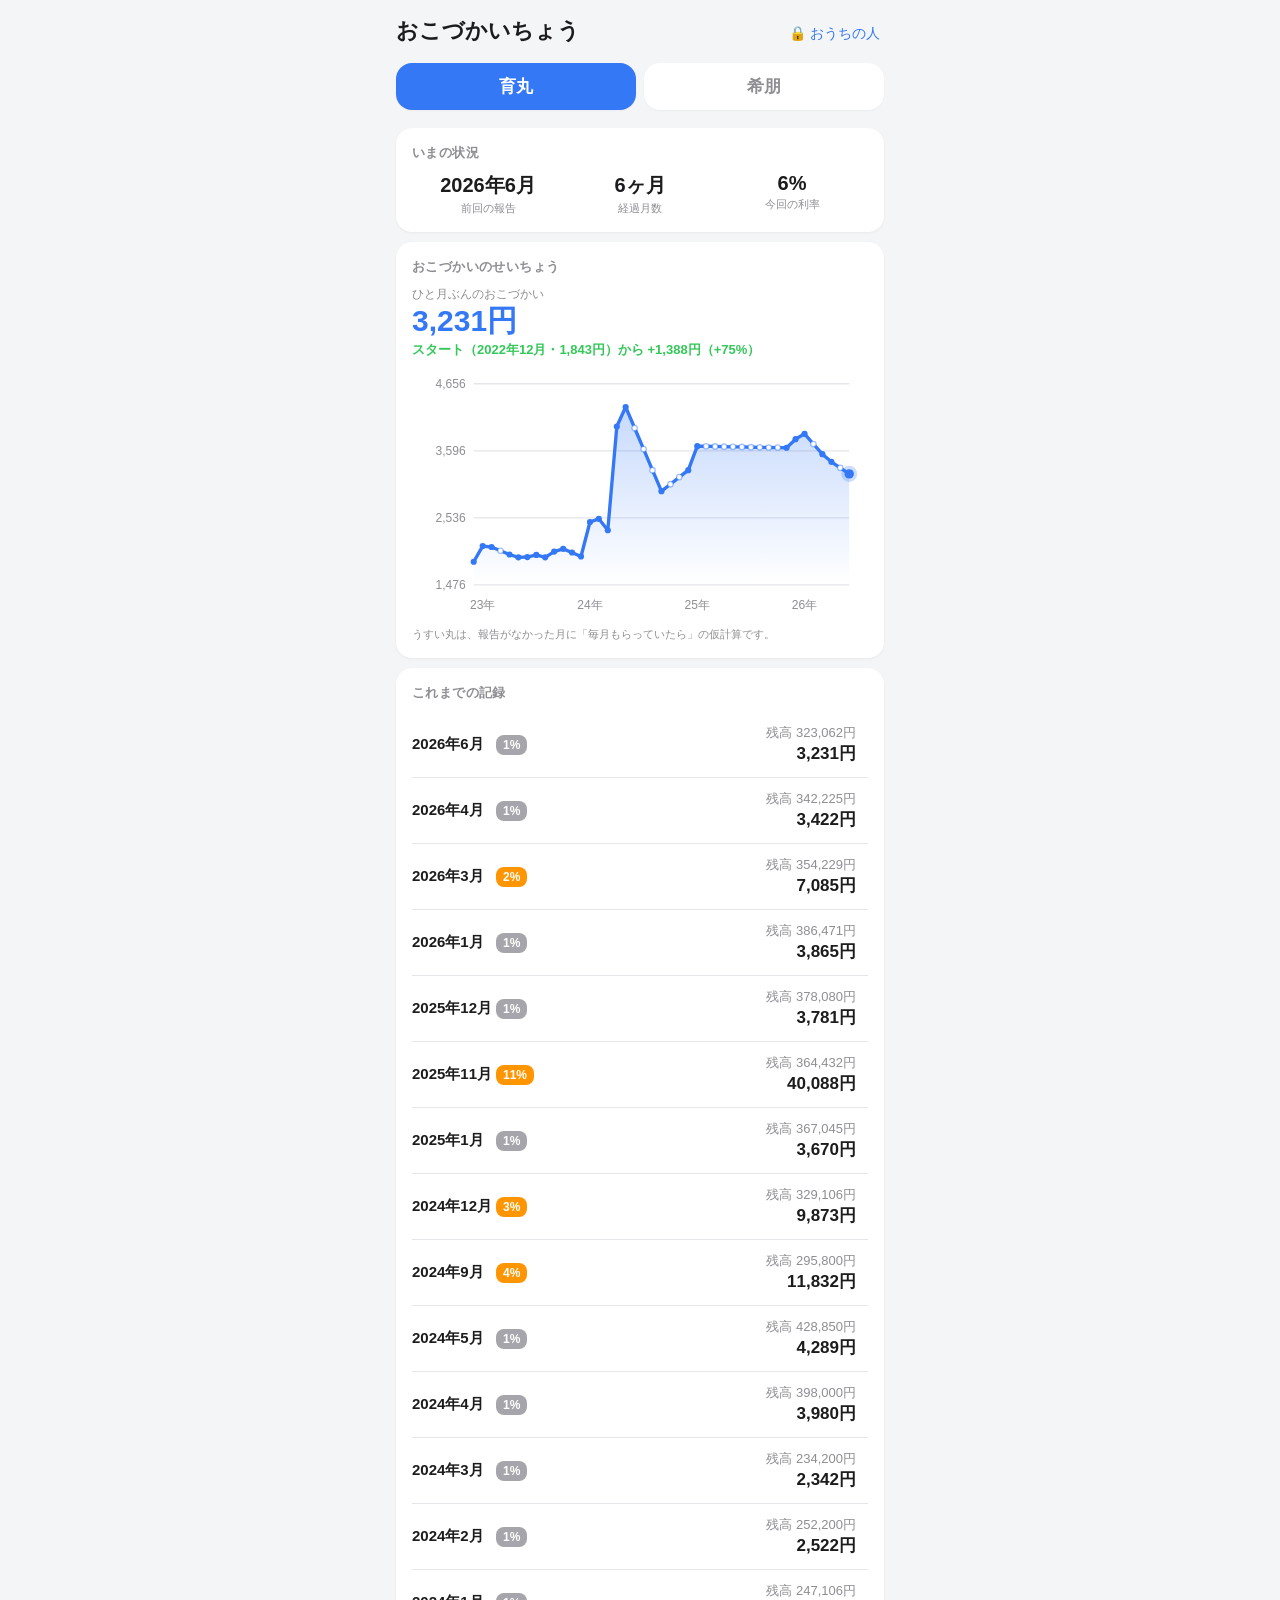
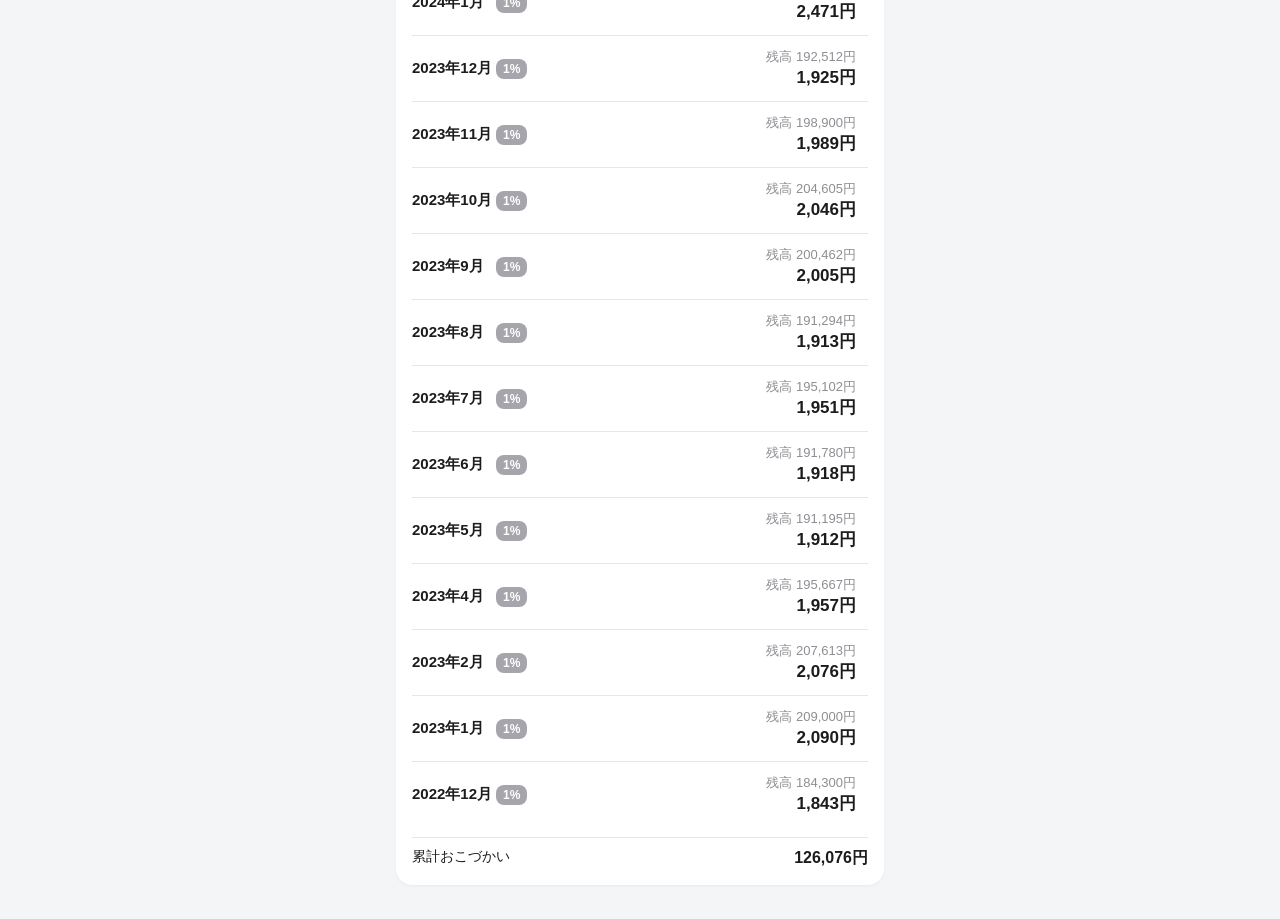
<file: kozukai/index.html>
<!DOCTYPE html>
<html lang="ja">
<head>
<meta charset="UTF-8">
<meta name="viewport" content="width=device-width, initial-scale=1.0, viewport-fit=cover, user-scalable=no">
<meta name="apple-mobile-web-app-capable" content="yes">
<meta name="apple-mobile-web-app-status-bar-style" content="black-translucent">
<meta name="apple-mobile-web-app-title" content="おこづかい">
<link rel="manifest" href="manifest.json">
<link rel="apple-touch-icon" href="icon-192.png">
<title>おこづかいちょう</title>
<script>
if('serviceWorker' in navigator){
  window.addEventListener('load', () => navigator.serviceWorker.register('./sw.js').catch(()=>{}));
}
</script>
<style>
  :root{
    --bg:#f4f5f7; --card:#ffffff; --text:#1c1c1e; --sub:#8e8e93;
    --line:#e5e5ea; --accent:#3478f6; --radius:16px;
  }
  *{box-sizing:border-box; -webkit-tap-highlight-color:transparent;}
  html,body{margin:0; padding:0;}
  body{
    font-family:-apple-system,BlinkMacSystemFont,"Hiragino Sans","Hiragino Kaku Gothic ProN",sans-serif;
    background:var(--bg); color:var(--text);
    padding:env(safe-area-inset-top) 0 calc(env(safe-area-inset-bottom) + 24px);
    max-width:520px; margin:0 auto;
  }
  header{padding:16px 16px 8px; display:flex; align-items:baseline; justify-content:space-between;}
  header h1{font-size:22px; margin:0; font-weight:700;}
  header .backup-btn{background:none; border:none; color:var(--accent); font-size:14px; padding:4px;}

  .tabs{display:flex; gap:8px; padding:8px 16px;}
  .tab{
    flex:1; padding:12px 0; border:none; border-radius:var(--radius);
    font-size:17px; font-weight:700; background:var(--card); color:var(--sub);
    box-shadow:0 1px 2px rgba(0,0,0,.04);
  }
  .tab.active-ikumaru{background:#3478f6; color:#fff;}
  .tab.active-kiho{background:#f2557d; color:#fff;}

  .card{
    background:var(--card); border-radius:var(--radius); margin:10px 16px; padding:16px;
    box-shadow:0 1px 3px rgba(0,0,0,.05);
  }
  .card h2{font-size:13px; color:var(--sub); margin:0 0 10px; font-weight:600; letter-spacing:.03em;}

  .status-row{display:flex; justify-content:space-between; text-align:center;}
  .status-item{flex:1;}
  .status-item .val{font-size:20px; font-weight:700;}
  .status-item .lbl{font-size:11px; color:var(--sub); margin-top:2px;}

  .field{display:flex; align-items:center; justify-content:space-between; padding:10px 0; border-bottom:1px solid var(--line);}
  .field:last-of-type{border-bottom:none;}
  .field label{font-size:15px; color:var(--text);}
  .field input{
    border:none; background:#f2f2f7; border-radius:8px; padding:10px 12px;
    font-size:17px; text-align:right; width:150px; color:var(--text);
  }
  .field input:focus{outline:2px solid var(--accent);}
  .field input[type="month"]{width:170px; text-align:left;}

  .result-box{
    margin-top:14px; padding:14px; border-radius:12px; background:#f2f2f7; text-align:center;
  }
  .result-box .calc{font-size:13px; color:var(--sub);}
  .result-box .amount{font-size:34px; font-weight:800; margin-top:4px;}
  .result-box .amount small{font-size:17px; font-weight:600;}

  .save-btn{
    width:100%; margin-top:14px; padding:15px 0; border:none; border-radius:12px;
    font-size:17px; font-weight:700; color:#fff; background:var(--accent);
  }
  .save-btn:active{opacity:.8;}
  body[data-child="kiho"] .save-btn{background:#f2557d;}
  body[data-child="kiho"] .field input:focus{outline-color:#f2557d;}

  .history-item{
    display:flex; align-items:center; justify-content:space-between;
    padding:12px 0; border-bottom:1px solid var(--line);
  }
  .history-item:last-child{border-bottom:none;}
  .history-item .ym{font-size:15px; font-weight:600; width:84px;}
  .history-item .detail{flex:1; text-align:right; margin-right:12px;}
  .history-item .detail .total{font-size:13px; color:var(--sub);}
  .history-item .detail .paid{font-size:17px; font-weight:700;}
  .history-item .rate-badge{
    font-size:12px; font-weight:700; color:#fff; background:#a5a5ab;
    border-radius:8px; padding:3px 7px; margin-right:10px;
  }
  .history-item .rate-badge.multi{background:#ff9500;}
  .history-item .del{background:none; border:none; color:#ff3b30; font-size:13px; padding:6px;}

  .sum-line{margin-top:10px; padding-top:10px; border-top:1px solid var(--line); display:flex; justify-content:space-between; font-size:14px;}
  .sum-line b{font-size:16px;}

  .chart-head{margin-bottom:6px;}
  .chart-head .now-label{font-size:12px; color:var(--sub);}
  .chart-head .now-value{font-size:30px; font-weight:800; line-height:1.2;}
  .chart-head .growth{font-size:13px; font-weight:600; margin-top:2px;}
  .chart-head .growth.up{color:#34c759;}
  .chart-head .growth.down{color:#ff3b30;}
  #chart{width:100%; height:auto; display:block;}

  .in-wrap{display:flex; align-items:center; gap:6px;}
  .in-wrap input{width:118px;}
  .calc-btn{border:none; background:#e9e9ee; border-radius:8px; padding:9px 10px; font-size:17px; line-height:1;}
  .calc-btn:active{background:#d9d9de;}

  #calc-dlg{padding:16px;}
  .calc-expr{
    background:#f2f2f7; border-radius:10px; padding:12px; font-size:24px; font-weight:700;
    text-align:right; min-height:34px; word-break:break-all;
  }
  .calc-res{text-align:right; font-size:15px; color:var(--sub); padding:6px 4px 10px; min-height:20px;}
  .calc-pad{display:grid; grid-template-columns:repeat(4,1fr); gap:8px;}
  .calc-pad button{
    border:none; border-radius:10px; padding:15px 0; font-size:20px; font-weight:600;
    background:#f2f2f7; color:var(--text);
  }
  .calc-pad button:active{opacity:.7;}
  .calc-pad .op{background:#e3ecfd; color:var(--accent);}
  .calc-pad .apply{grid-column:span 2; background:var(--accent); color:#fff; font-size:16px;}
  body[data-child="kiho"] .calc-pad .apply{background:#f2557d;}
  .calc-pad .close-k{font-size:15px; color:var(--sub);}

  body.locked .edit-only{display:none !important;}
  .chart-note{font-size:11px; color:var(--sub); margin-top:6px; line-height:1.5;}
  #pin-input{
    width:100%; border:none; background:#f2f2f7; border-radius:10px; padding:14px;
    font-size:24px; text-align:center; letter-spacing:8px;
  }

  dialog{
    border:none; border-radius:16px; padding:20px; width:88%; max-width:420px;
    margin:auto;
  }
  dialog::backdrop{background:rgba(0,0,0,.4);}
  dialog h3{margin:0 0 12px; font-size:17px;}
  dialog textarea{width:100%; height:140px; font-size:12px; border:1px solid var(--line); border-radius:8px; padding:8px;}
  dialog .dlg-btns{display:flex; gap:10px; margin-top:12px;}
  dialog .dlg-btns button{flex:1; padding:12px 0; border:none; border-radius:10px; font-size:15px; font-weight:600;}
  .dlg-primary{background:var(--accent); color:#fff;}
  .dlg-cancel{background:#f2f2f7; color:var(--text);}
  .hint{font-size:12px; color:var(--sub); margin-top:8px; line-height:1.5;}
  .toast{
    position:fixed; left:50%; bottom:40px; transform:translateX(-50%);
    background:rgba(28,28,30,.92); color:#fff; font-size:14px; padding:10px 18px;
    border-radius:20px; opacity:0; transition:opacity .3s; pointer-events:none; white-space:nowrap;
  }
  .toast.show{opacity:1;}
</style>
</head>
<body data-child="ikumaru" class="locked">

<header>
  <h1>おこづかいちょう</h1>
  <span>
    <button class="backup-btn edit-only" onclick="openBackup()">バックアップ</button>
    <button class="backup-btn" id="lock-btn" onclick="toggleLock()">🔒 おうちの人</button>
  </span>
</header>

<div class="tabs">
  <button class="tab" id="tab-ikumaru" onclick="switchChild('ikumaru')">育丸</button>
  <button class="tab" id="tab-kiho" onclick="switchChild('kiho')">希朋</button>
</div>

<div class="card">
  <h2>いまの状況</h2>
  <div class="status-row">
    <div class="status-item"><div class="val" id="st-last">—</div><div class="lbl">前回の報告</div></div>
    <div class="status-item"><div class="val" id="st-months">—</div><div class="lbl">経過月数</div></div>
    <div class="status-item"><div class="val" id="st-rate">—</div><div class="lbl">今回の利率</div></div>
  </div>
</div>

<div class="card">
  <h2>おこづかいのせいちょう</h2>
  <div class="chart-head" id="chart-head"></div>
  <svg id="chart" viewBox="0 0 340 190" xmlns="http://www.w3.org/2000/svg"></svg>
  <div class="chart-note">うすい丸は、報告がなかった月に「毎月もらっていたら」の仮計算です。</div>
</div>

<div class="card edit-only">
  <h2>残高を報告しておこづかいを計算</h2>
  <div class="field"><label>対象の月</label><input type="month" id="in-ym"></div>
  <div class="field"><label>銀行残高</label>
    <span class="in-wrap"><input type="text" inputmode="numeric" id="in-bank" placeholder="0"><button class="calc-btn" onclick="openCalc('in-bank')">🧮</button></span></div>
  <div class="field"><label>お母さん預かり</label>
    <span class="in-wrap"><input type="text" inputmode="numeric" id="in-kept" placeholder="0"><button class="calc-btn" onclick="openCalc('in-kept')">🧮</button></span></div>
  <div class="field"><label>お財布の中</label>
    <span class="in-wrap"><input type="text" inputmode="numeric" id="in-wallet" placeholder="0"><button class="calc-btn" onclick="openCalc('in-wallet')">🧮</button></span></div>
  <div class="field"><label>利率（％）</label><input type="text" inputmode="numeric" id="in-rate"></div>
  <div class="result-box">
    <div class="calc" id="calc-line">合計 0円 × 1%</div>
    <div class="amount" id="calc-amount">0<small> 円</small></div>
  </div>
  <button class="save-btn" onclick="saveRecord()">おこづかいを渡した！記録する</button>
</div>

<div class="card">
  <h2>これまでの記録</h2>
  <div id="history"></div>
  <div class="sum-line"><span>累計おこづかい</span><b id="sum-paid">0円</b></div>
</div>

<dialog id="backup-dlg">
  <h3>バックアップ</h3>
  <textarea id="backup-text"></textarea>
  <div class="dlg-btns">
    <button class="dlg-cancel" onclick="document.getElementById('backup-dlg').close()">閉じる</button>
    <button class="dlg-primary" onclick="copyBackup()">コピー</button>
    <button class="dlg-primary" style="background:#34c759" onclick="importBackup()">読み込む</button>
  </div>
  <div class="dlg-btns">
    <button class="dlg-cancel" onclick="openPinChange()">暗証番号を変える</button>
  </div>
  <div class="hint">「コピー」した文字をメモアプリ等に保存しておけばバックアップになります。復元するときは、その文字をここに貼り付けて「読み込む」を押してください。</div>
</dialog>

<dialog id="pin-dlg">
  <h3 id="pin-title">暗証番号を入力</h3>
  <input type="password" inputmode="numeric" id="pin-input" maxlength="8" autocomplete="off">
  <div class="dlg-btns">
    <button class="dlg-cancel" onclick="document.getElementById('pin-dlg').close()">やめる</button>
    <button class="dlg-primary" onclick="pinOk()">OK</button>
  </div>
  <div class="hint" id="pin-hint"></div>
</dialog>

<dialog id="calc-dlg">
  <div class="calc-expr" id="calc-expr">0</div>
  <div class="calc-res" id="calc-res"></div>
  <div class="calc-pad">
    <button onclick="calcKey('7')">7</button><button onclick="calcKey('8')">8</button><button onclick="calcKey('9')">9</button><button class="op" onclick="calcKey('÷')">÷</button>
    <button onclick="calcKey('4')">4</button><button onclick="calcKey('5')">5</button><button onclick="calcKey('6')">6</button><button class="op" onclick="calcKey('×')">×</button>
    <button onclick="calcKey('1')">1</button><button onclick="calcKey('2')">2</button><button onclick="calcKey('3')">3</button><button class="op" onclick="calcKey('−')">−</button>
    <button onclick="calcKey('0')">0</button><button onclick="calcKey('00')">00</button><button onclick="calcKey('⌫')">⌫</button><button class="op" onclick="calcKey('+')">＋</button>
    <button class="op" onclick="calcKey('C')">C</button>
    <button class="close-k" onclick="document.getElementById('calc-dlg').close()">とじる</button>
    <button class="apply" onclick="calcApply()">この金額を入れる</button>
  </div>
</dialog>

<div class="toast" id="toast"></div>

<script>
const STORAGE_KEY = 'kozukai-data-v1';

// Numbersファイルから移行した初期データ
const SEED = {
  ikumaru: [
    {ym:'2022-12',bank:130000,kept:45000,wallet:9300,rate:1,paid:1843},
    {ym:'2023-01',bank:130000,kept:78000,wallet:1000,rate:1,paid:2090},
    {ym:'2023-02',bank:130000,kept:73000,wallet:4613,rate:1,paid:2076},
    {ym:'2023-04',bank:130000,kept:63000,wallet:2667,rate:1,paid:1957},
    {ym:'2023-05',bank:130000,kept:58000,wallet:3195,rate:1,paid:1912},
    {ym:'2023-06',bank:130000,kept:58000,wallet:3780,rate:1,paid:1918},
    {ym:'2023-07',bank:130000,kept:58000,wallet:7102,rate:1,paid:1951},
    {ym:'2023-08',bank:130000,kept:58000,wallet:3294,rate:1,paid:1913},
    {ym:'2023-09',bank:130000,kept:58000,wallet:12462,rate:1,paid:2005},
    {ym:'2023-10',bank:130000,kept:58000,wallet:16605,rate:1,paid:2046},
    {ym:'2023-11',bank:130000,kept:58000,wallet:10900,rate:1,paid:1989},
    {ym:'2023-12',bank:130000,kept:58000,wallet:4512,rate:1,paid:1925},
    {ym:'2024-01',bank:130000,kept:58000,wallet:59106,rate:1,paid:2471},
    {ym:'2024-02',bank:130000,kept:58000,wallet:64200,rate:1,paid:2522},
    {ym:'2024-03',bank:130000,kept:58000,wallet:46200,rate:1,paid:2342},
    {ym:'2024-04',bank:130000,kept:58000,wallet:210000,rate:1,paid:3980},
    {ym:'2024-05',bank:130000,kept:258000,wallet:40850,rate:1,paid:4289},
    {ym:'2024-09',bank:130000,kept:150000,wallet:15800,rate:4,paid:11832},
    {ym:'2024-12',bank:130000,kept:150000,wallet:49106,rate:3,paid:9873},
    {ym:'2025-01',bank:130000,kept:150000,wallet:87045,rate:1,paid:3670},
    {ym:'2025-11',bank:130000,kept:150000,wallet:84432,rate:11,paid:40088},
    {ym:'2025-12',bank:130000,kept:150000,wallet:98080,rate:1,paid:3781},
    {ym:'2026-01',bank:130000,kept:150000,wallet:106471,rate:1,paid:3865},
    {ym:'2026-03',bank:130000,kept:150000,wallet:74229,rate:2,paid:7085},
    {ym:'2026-04',bank:130000,kept:150000,wallet:62225,rate:1,paid:3422},
    {ym:'2026-06',bank:130000,kept:150000,wallet:43062,rate:1,paid:3231},
  ],
  kiho: [
    {ym:'2024-04',bank:100000,kept:0,wallet:89369,rate:1,paid:1894},
    {ym:'2024-05',bank:100000,kept:0,wallet:91273,rate:1,paid:1913},
    {ym:'2024-12',bank:100000,kept:0,wallet:99454,rate:7,paid:13962},
    {ym:'2025-11',bank:100000,kept:0,wallet:128591,rate:12,paid:27431},
    {ym:'2025-12',bank:100000,kept:0,wallet:128951,rate:1,paid:2290},
    {ym:'2026-01',bank:100000,kept:0,wallet:149405,rate:1,paid:2494},
    {ym:'2026-03',bank:100000,kept:0,wallet:181855,rate:2,paid:5637},
    {ym:'2026-04',bank:100000,kept:0,wallet:197272,rate:1,paid:2973},
    {ym:'2026-06',bank:100000,kept:0,wallet:196699,rate:1,paid:2967},
  ]
};

let data = load();
let child = 'ikumaru';

function load(){
  try{
    const raw = localStorage.getItem(STORAGE_KEY);
    if(raw) return JSON.parse(raw);
  }catch(e){}
  const copy = JSON.parse(JSON.stringify(SEED));
  localStorage.setItem(STORAGE_KEY, JSON.stringify(copy));
  return copy;
}
function persist(){ localStorage.setItem(STORAGE_KEY, JSON.stringify(data)); }

function fmt(n){ return n.toLocaleString('ja-JP'); }
function ymLabel(ym){ const [y,m] = ym.split('-'); return `${y}年${Number(m)}月`; }
function ymIndex(ym){ const [y,m] = ym.split('-').map(Number); return y*12+m; }
function currentYm(){
  const d = new Date();
  return `${d.getFullYear()}-${String(d.getMonth()+1).padStart(2,'0')}`;
}
function records(){ return data[child].slice().sort((a,b)=>a.ym<b.ym?-1:1); }
function lastRecord(){ const r = records(); return r.length ? r[r.length-1] : null; }

function num(id){
  const v = document.getElementById(id).value.replace(/[,，、\s]/g,'');
  return v === '' ? 0 : (parseInt(v,10) || 0);
}

// 選択月に応じた利率（前回報告からの経過月数）
function autoRate(ym){
  const past = records().filter(r => r.ym < ym);
  if(!past.length) return 1;
  return Math.max(1, ymIndex(ym) - ymIndex(past[past.length-1].ym));
}

function switchChild(c){
  child = c;
  document.body.dataset.child = c;
  document.getElementById('tab-ikumaru').className = 'tab' + (c==='ikumaru' ? ' active-ikumaru' : '');
  document.getElementById('tab-kiho').className = 'tab' + (c==='kiho' ? ' active-kiho' : '');
  resetForm();
  render();
}

function resetForm(){
  const ym = currentYm();
  document.getElementById('in-ym').value = ym;
  const last = lastRecord();
  // 銀行・預かりは変動が少ないので前回値をあらかじめ入れておく
  document.getElementById('in-bank').value = last ? fmt(last.bank) : '';
  document.getElementById('in-kept').value = last ? fmt(last.kept) : '';
  document.getElementById('in-wallet').value = '';
  document.getElementById('in-rate').value = autoRate(ym);
  recalc();
}

function recalc(){
  const total = num('in-bank') + num('in-kept') + num('in-wallet');
  const rate = num('in-rate') || 1;
  const paid = Math.round(total * rate / 100);
  document.getElementById('calc-line').textContent = `合計 ${fmt(total)}円 × ${rate}%`;
  document.getElementById('calc-amount').innerHTML = `${fmt(paid)}<small> 円</small>`;
}

function onYmChange(){
  const ym = document.getElementById('in-ym').value;
  if(ym) document.getElementById('in-rate').value = autoRate(ym);
  recalc();
}

function saveRecord(){
  const ym = document.getElementById('in-ym').value;
  if(!ym){ toast('月を選んでください'); return; }
  const bank = num('in-bank'), kept = num('in-kept'), wallet = num('in-wallet');
  const total = bank + kept + wallet;
  if(total === 0){ toast('残高を入力してください'); return; }
  const rate = num('in-rate') || 1;
  const paid = Math.round(total * rate / 100);
  const exists = data[child].findIndex(r => r.ym === ym);
  if(exists >= 0){
    if(!confirm(`${ymLabel(ym)}は記録済みです。上書きしますか？`)) return;
    data[child].splice(exists,1);
  }
  data[child].push({ym, bank, kept, wallet, rate, paid});
  persist();
  resetForm();
  render();
  toast(`${ymLabel(ym)}のおこづかい ${fmt(paid)}円 を記録しました`);
}

function delRecord(ym){
  if(!confirm(`${ymLabel(ym)}の記録を削除しますか？`)) return;
  data[child] = data[child].filter(r => r.ym !== ym);
  persist();
  resetForm();
  render();
}

function render(){
  const rs = records();
  const last = rs.length ? rs[rs.length-1] : null;
  const nowYm = currentYm();
  document.getElementById('st-last').textContent = last ? ymLabel(last.ym) : 'なし';
  const months = last ? Math.max(1, ymIndex(nowYm) - ymIndex(last.ym)) : 1;
  document.getElementById('st-months').textContent = last ? `${months}ヶ月` : '—';
  document.getElementById('st-rate').textContent = `${months}%`;

  const hist = document.getElementById('history');
  hist.innerHTML = '';
  let sum = 0;
  rs.slice().reverse().forEach(r => {
    sum += r.paid;
    const total = r.bank + r.kept + r.wallet;
    const div = document.createElement('div');
    div.className = 'history-item';
    div.innerHTML = `
      <span class="ym">${ymLabel(r.ym)}</span>
      <span class="rate-badge${r.rate>1?' multi':''}">${r.rate}%</span>
      <span class="detail">
        <div class="total">残高 ${fmt(total)}円</div>
        <div class="paid">${fmt(r.paid)}円</div>
      </span>
      <button class="del edit-only" onclick="delRecord('${r.ym}')">削除</button>`;
    hist.appendChild(div);
  });
  document.getElementById('sum-paid').textContent = fmt(sum) + '円';
  renderChart();
}

// ひと月あたりのおこづかい（残高×1%）の推移チャート
function renderChart(){
  const rs = records();
  const head = document.getElementById('chart-head');
  const svg = document.getElementById('chart');
  const color = child === 'ikumaru' ? '#3478f6' : '#f2557d';
  // 実際の記録（報告があった月）
  const anchors = rs.map(r => ({x: ymIndex(r.ym), ym: r.ym, v: Math.round(r.paid / Math.max(1, r.rate)), real: true}));
  // 空白の月は前後の記録から「毎月もらっていたら」の仮計算で埋める
  const pts = [];
  anchors.forEach((a, i) => {
    pts.push(a);
    if(i < anchors.length - 1){
      const b = anchors[i+1];
      for(let x = a.x + 1; x < b.x; x++){
        pts.push({x, v: Math.round(a.v + (b.v - a.v) * (x - a.x) / (b.x - a.x)), real: false});
      }
    }
  });
  if(pts.length < 2){
    svg.innerHTML = '';
    head.innerHTML = '<div class="now-label">記録が2件以上たまるとグラフが出ます</div>';
    return;
  }
  const first = pts[0], last = pts[pts.length-1];
  const diff = last.v - first.v;
  const pct = Math.round(diff / first.v * 100);
  head.innerHTML = `
    <div class="now-label">ひと月ぶんのおこづかい</div>
    <div class="now-value" style="color:${color}">${fmt(last.v)}円</div>
    <div class="growth ${diff >= 0 ? 'up' : 'down'}">スタート（${ymLabel(first.ym)}・${fmt(first.v)}円）から ${diff>=0?'+':''}${fmt(diff)}円（${diff>=0?'+':''}${pct}%）</div>`;

  const W=340, H=190, L=46, R=14, T=14, B=26;
  const x0 = first.x, x1 = last.x;
  let vmin = Math.min(...pts.map(p=>p.v)), vmax = Math.max(...pts.map(p=>p.v));
  const pad = Math.max((vmax-vmin)*0.15, vmax*0.05, 50);
  vmin = Math.max(0, vmin - pad); vmax += pad;
  const X = x => L + (x - x0) / (x1 - x0 || 1) * (W - L - R);
  const Y = v => T + (1 - (v - vmin) / (vmax - vmin)) * (H - T - B);

  let grid = '';
  for(let i=0; i<=3; i++){
    const v = vmin + (vmax - vmin) * i / 3, y = Y(v);
    grid += `<line x1="${L}" x2="${W-R}" y1="${y}" y2="${y}" stroke="#e5e5ea"/>`;
    grid += `<text x="${L-6}" y="${y+3}" text-anchor="end" font-size="9" fill="#8e8e93">${fmt(Math.round(v))}</text>`;
  }
  for(let m = x0; m <= x1; m++){
    if(m % 12 === 1){ // 各年の1月に年ラベル
      grid += `<text x="${X(m).toFixed(1)}" y="${H-8}" text-anchor="middle" font-size="9" fill="#8e8e93">${String((m-1)/12).slice(2)}年</text>`;
    }
  }
  const line = pts.map((p,i) => `${i?'L':'M'}${X(p.x).toFixed(1)},${Y(p.v).toFixed(1)}`).join('');
  const area = line + `L${X(last.x).toFixed(1)},${Y(vmin).toFixed(1)}L${X(first.x).toFixed(1)},${Y(vmin).toFixed(1)}Z`;
  svg.innerHTML = `
    <defs><linearGradient id="ag" x1="0" y1="0" x2="0" y2="1">
      <stop offset="0" stop-color="${color}" stop-opacity="0.28"/>
      <stop offset="1" stop-color="${color}" stop-opacity="0"/>
    </linearGradient></defs>
    ${grid}
    <path d="${area}" fill="url(#ag)"/>
    <path d="${line}" fill="none" stroke="${color}" stroke-width="2.5" stroke-linejoin="round" stroke-linecap="round"/>
    ${pts.map(p => p.real
      ? `<circle cx="${X(p.x).toFixed(1)}" cy="${Y(p.v).toFixed(1)}" r="2.3" fill="${color}"/>`
      : `<circle cx="${X(p.x).toFixed(1)}" cy="${Y(p.v).toFixed(1)}" r="2" fill="#fff" stroke="${color}" stroke-opacity="0.45"/>`
    ).join('')}
    <circle cx="${X(last.x).toFixed(1)}" cy="${Y(last.v).toFixed(1)}" r="6" fill="${color}" opacity="0.25"/>
    <circle cx="${X(last.x).toFixed(1)}" cy="${Y(last.v).toFixed(1)}" r="3.5" fill="${color}"/>`;
}

// 電卓（ジムの月謝を引いた銀行残高などをその場で計算して入力できる）
let calcTarget = null, calcExpr = '';
function openCalc(id){
  calcTarget = id;
  calcExpr = document.getElementById(id).value.replace(/[,，\s]/g,'');
  updCalc();
  document.getElementById('calc-dlg').showModal();
}
function calcKey(k){
  if(k === 'C') calcExpr = '';
  else if(k === '⌫') calcExpr = calcExpr.slice(0, -1);
  else calcExpr += k;
  updCalc();
}
function calcEval(s){
  s = s.replace(/×/g,'*').replace(/÷/g,'/').replace(/−/g,'-');
  if(!s || !/^[0-9+\-*/. ]+$/.test(s)) return null;
  try{
    const v = Function('"use strict";return(' + s + ')')();
    return (typeof v === 'number' && isFinite(v)) ? v : null;
  }catch(e){ return null; }
}
function updCalc(){
  document.getElementById('calc-expr').textContent = calcExpr || '0';
  const v = calcEval(calcExpr);
  document.getElementById('calc-res').textContent =
    (v !== null && /[+×÷−*/-]/.test(calcExpr)) ? '= ' + fmt(Math.round(v)) : '';
}
function calcApply(){
  const v = calcEval(calcExpr);
  if(v === null){ toast('計算式が正しくありません'); return; }
  document.getElementById(calcTarget).value = fmt(Math.round(v));
  document.getElementById('calc-dlg').close();
  recalc();
}

function openBackup(){
  document.getElementById('backup-text').value = JSON.stringify(data);
  document.getElementById('backup-dlg').showModal();
}
function copyBackup(){
  const t = document.getElementById('backup-text');
  t.select();
  navigator.clipboard.writeText(t.value).then(()=>toast('コピーしました'));
}
function importBackup(){
  try{
    const obj = JSON.parse(document.getElementById('backup-text').value);
    if(!obj.ikumaru || !obj.kiho) throw new Error();
    data = obj;
    persist();
    document.getElementById('backup-dlg').close();
    resetForm();
    render();
    toast('読み込みました');
  }catch(e){ toast('データの形式が正しくありません'); }
}

// おうちの人モード（暗証番号ロック）
function getPin(){ return data.pin || '1234'; }
let pinMode = 'unlock';
function toggleLock(){
  if(document.body.classList.contains('locked')){
    pinMode = 'unlock';
    document.getElementById('pin-title').textContent = '暗証番号を入力';
    document.getElementById('pin-hint').textContent = 'おうちの人だけが編集できます。';
    document.getElementById('pin-input').value = '';
    document.getElementById('pin-dlg').showModal();
  }else{
    document.body.classList.add('locked');
    updateLockBtn();
    toast('閲覧モードにしました');
  }
}
function openPinChange(){
  pinMode = 'set';
  document.getElementById('pin-title').textContent = '新しい暗証番号';
  document.getElementById('pin-hint').textContent = '4〜8桁の数字を入れてください。';
  document.getElementById('pin-input').value = '';
  document.getElementById('pin-dlg').showModal();
}
function pinOk(){
  const v = document.getElementById('pin-input').value;
  if(pinMode === 'unlock'){
    if(v === getPin()){
      document.getElementById('pin-dlg').close();
      document.body.classList.remove('locked');
      updateLockBtn();
      toast('編集できるようになりました');
    }else{
      toast('暗証番号がちがいます');
      document.getElementById('pin-input').value = '';
    }
  }else{
    if(!/^\d{4,8}$/.test(v)){ toast('4〜8桁の数字にしてください'); return; }
    data.pin = v;
    persist();
    document.getElementById('pin-dlg').close();
    toast('暗証番号を変えました');
  }
}
function updateLockBtn(){
  document.getElementById('lock-btn').textContent =
    document.body.classList.contains('locked') ? '🔒 おうちの人' : '🔓 ロックする';
}

let toastTimer;
function toast(msg){
  const t = document.getElementById('toast');
  t.textContent = msg;
  t.classList.add('show');
  clearTimeout(toastTimer);
  toastTimer = setTimeout(()=>t.classList.remove('show'), 2500);
}

['in-bank','in-kept','in-wallet','in-rate'].forEach(id =>
  document.getElementById(id).addEventListener('input', recalc));
document.getElementById('in-ym').addEventListener('change', onYmChange);

switchChild('ikumaru');
</script>
</body>
</html>
</file>
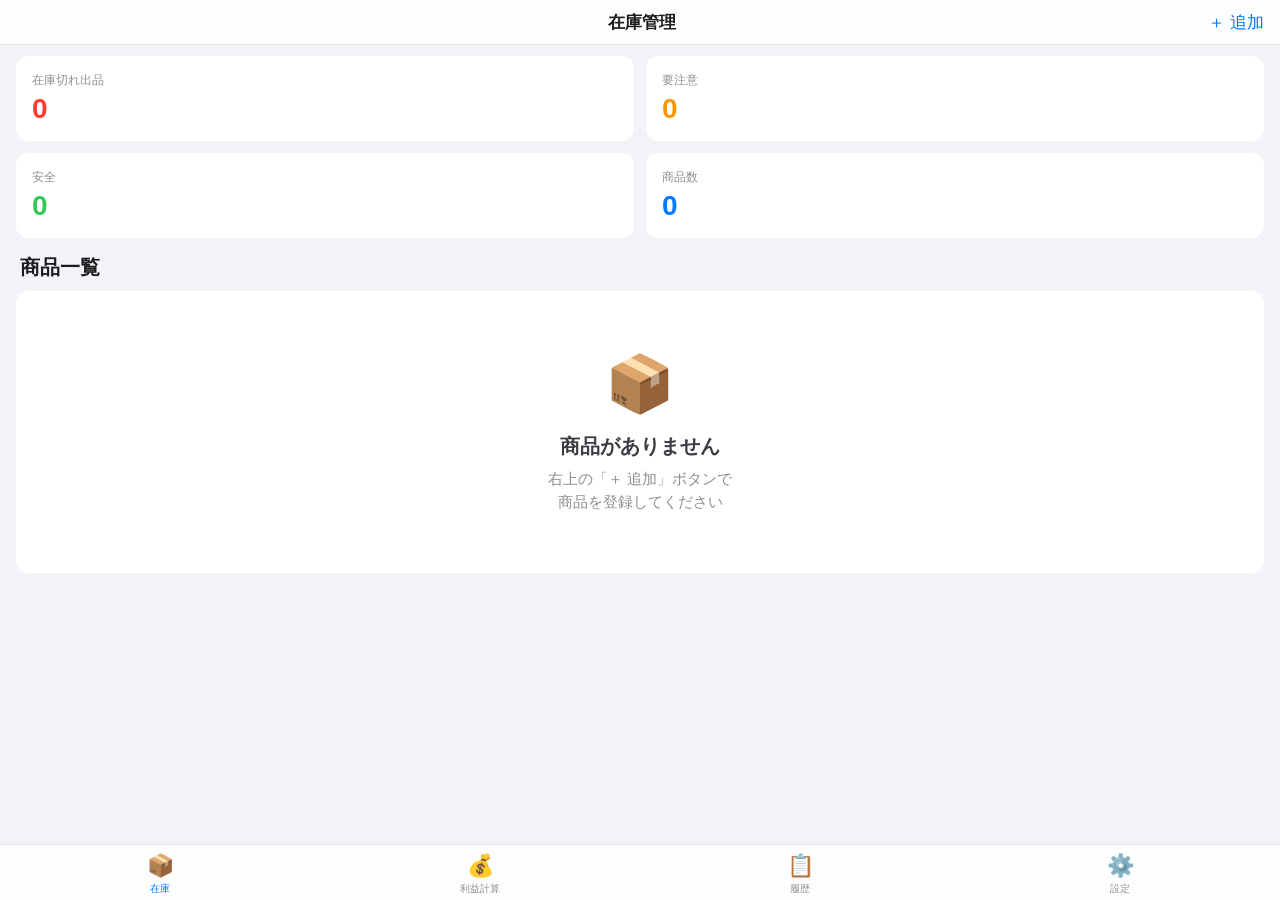
<file: sedori/index.html>
<!DOCTYPE html>
<html lang="ja">
<head>
<meta charset="UTF-8">
<meta name="viewport" content="width=device-width, initial-scale=1.0, maximum-scale=1.0, user-scalable=no">
<meta name="apple-mobile-web-app-capable" content="yes">
<meta name="apple-mobile-web-app-status-bar-style" content="black-translucent">
<meta name="apple-mobile-web-app-title" content="せどり管理">
<link rel="manifest" href="manifest.json">
<title>せどり在庫管理</title>
<style>
  :root {
    --bg: #f2f2f7;
    --card: #ffffff;
    --primary: #007aff;
    --danger: #ff3b30;
    --warning: #ff9500;
    --success: #34c759;
    --gray: #8e8e93;
    --gray2: #c7c7cc;
    --text: #1c1c1e;
    --text2: #3c3c43;
    --border: #e5e5ea;
    --safe-top: env(safe-area-inset-top, 0px);
    --safe-bottom: env(safe-area-inset-bottom, 0px);
  }
  * { box-sizing: border-box; margin: 0; padding: 0; -webkit-tap-highlight-color: transparent; }
  body { font-family: -apple-system, BlinkMacSystemFont, 'Helvetica Neue', sans-serif; background: var(--bg); color: var(--text); min-height: 100vh; }

  .navbar {
    position: fixed; top: 0; left: 0; right: 0; z-index: 100;
    background: rgba(255,255,255,0.85); backdrop-filter: blur(20px);
    -webkit-backdrop-filter: blur(20px); border-bottom: 1px solid var(--border);
    padding-top: var(--safe-top);
  }
  .navbar-inner { display: flex; align-items: center; justify-content: space-between; height: 44px; padding: 0 16px; }
  .navbar-title { font-size: 17px; font-weight: 600; }
  .nav-btn { background: none; border: none; color: var(--primary); font-size: 17px; padding: 4px 0; cursor: pointer; font-weight: 500; }

  .tabbar {
    position: fixed; bottom: 0; left: 0; right: 0; z-index: 100;
    background: rgba(255,255,255,0.85); backdrop-filter: blur(20px);
    -webkit-backdrop-filter: blur(20px); border-top: 1px solid var(--border);
    padding-bottom: var(--safe-bottom); display: flex;
  }
  .tab-item { flex: 1; display: flex; flex-direction: column; align-items: center; padding: 8px 0 4px; cursor: pointer; color: var(--gray); font-size: 10px; gap: 3px; background: none; border: none; }
  .tab-item.active { color: var(--primary); }
  .tab-icon { font-size: 22px; }

  .content {
    padding-top: calc(44px + var(--safe-top) + 12px);
    padding-bottom: calc(49px + var(--safe-bottom) + 12px);
    padding-left: 16px; padding-right: 16px; min-height: 100vh;
  }
  .page { display: none; }
  .page.active { display: block; }

  .card { background: var(--card); border-radius: 12px; margin-bottom: 12px; overflow: hidden; }
  .card-header { padding: 12px 16px; border-bottom: 1px solid var(--border); font-size: 13px; font-weight: 600; color: var(--gray); text-transform: uppercase; letter-spacing: 0.5px; }

  .stats-grid { display: grid; grid-template-columns: repeat(2, 1fr); gap: 12px; margin-bottom: 12px; }
  .stat-card { background: var(--card); border-radius: 12px; padding: 16px; display: flex; flex-direction: column; gap: 4px; }
  .stat-label { font-size: 12px; color: var(--gray); font-weight: 500; }
  .stat-value { font-size: 28px; font-weight: 700; }
  .stat-card.danger .stat-value { color: var(--danger); }
  .stat-card.warning .stat-value { color: var(--warning); }
  .stat-card.success .stat-value { color: var(--success); }

  /* Item row */
  .item-row {
    display: flex; align-items: flex-start; padding: 10px 12px;
    border-bottom: 1px solid var(--border); gap: 10px; cursor: pointer;
    transition: background 0.15s;
  }
  .item-row:last-child { border-bottom: none; }
  .item-row:active { opacity: 0.7; }
  .item-row.status-warn { background: rgba(255,149,0,0.08); }
  .item-row.status-danger { background: rgba(255,59,48,0.08); }

  .item-thumb-wrap { position: relative; flex-shrink: 0; width: 60px; height: 60px; margin-top: 2px; }
  .item-thumb { width: 60px; height: 60px; border-radius: 10px; object-fit: cover; background: var(--bg); display: block; }
  .item-thumb-placeholder { width: 60px; height: 60px; border-radius: 10px; background: var(--bg); display: flex; align-items: center; justify-content: center; font-size: 26px; }
  .stock-badge-overlay {
    position: absolute; bottom: -4px; right: -4px;
    min-width: 24px; height: 24px; border-radius: 7px;
    display: flex; align-items: center; justify-content: center;
    font-size: 13px; font-weight: 800; border: 2px solid white; padding: 0 4px;
  }
  .stock-badge-overlay.safe { background: var(--success); color: white; }
  .stock-badge-overlay.warn { background: var(--warning); color: white; }
  .stock-badge-overlay.danger { background: var(--danger); color: white; }

  .item-info { flex: 1; min-width: 0; }
  .item-name1 { font-size: 11px; color: var(--gray); font-weight: 500; }
  .item-name2 { font-size: 15px; font-weight: 700; line-height: 1.2; word-break: break-all; margin-top: 1px; }
  .item-name3 { font-size: 13px; color: var(--primary); font-weight: 600; margin-top: 1px; }

  /* Stock availability line */
  .stock-line {
    display: flex; gap: 6px; margin-top: 5px; flex-wrap: wrap; align-items: center;
  }
  .stock-pill {
    font-size: 11px; font-weight: 700; padding: 2px 8px; border-radius: 6px;
  }
  .stock-pill.stock { background: rgba(0,122,255,0.1); color: var(--primary); }
  .stock-pill.need { background: rgba(142,142,147,0.12); color: var(--text2); }
  .stock-pill.avail-ok { background: rgba(52,199,89,0.15); color: var(--success); }
  .stock-pill.avail-zero { background: rgba(255,149,0,0.15); color: var(--warning); }
  .stock-pill.avail-minus { background: rgba(255,59,48,0.15); color: var(--danger); }

  /* Site rows (2段表示) */
  .site-rows { display: flex; flex-direction: column; gap: 4px; margin-top: 6px; }
  .site-row-line { display: flex; align-items: center; gap: 5px; flex-wrap: wrap; }
  .site-chip-name {
    font-size: 12px; font-weight: 700; padding: 3px 8px; border-radius: 6px;
    background: var(--bg); color: var(--gray); white-space: nowrap;
  }
  .site-chip-name.active { background: rgba(0,122,255,0.12); color: var(--primary); }
  .listing-pat {
    font-size: 11px; font-weight: 600; padding: 2px 7px; border-radius: 5px;
    background: rgba(0,122,255,0.1); color: var(--primary); white-space: nowrap;
  }
  .listing-pat.off { background: var(--bg); color: var(--gray2); text-decoration: line-through; }
  .no-listing { font-size: 11px; color: var(--gray2); }

  .alert-banner {
    background: rgba(255,59,48,0.1); border: 1px solid rgba(255,59,48,0.3);
    border-radius: 10px; padding: 10px 14px; margin-bottom: 12px;
    display: flex; gap: 8px; align-items: flex-start;
  }
  .alert-banner .alert-icon { font-size: 18px; flex-shrink: 0; }
  .alert-banner .alert-text { font-size: 13px; color: var(--danger); font-weight: 500; line-height: 1.4; }

  .modal-overlay {
    position: fixed; inset: 0; z-index: 200; background: rgba(0,0,0,0.5);
    display: flex; align-items: flex-end; opacity: 0; pointer-events: none; transition: opacity 0.25s;
  }
  .modal-overlay.open { opacity: 1; pointer-events: all; }
  .modal-sheet {
    background: var(--bg); border-radius: 20px 20px 0 0;
    width: 100%; max-height: 92vh; overflow-y: auto;
    padding-bottom: var(--safe-bottom);
    transform: translateY(100%); transition: transform 0.3s cubic-bezier(0.4,0,0.2,1);
  }
  .modal-overlay.open .modal-sheet { transform: translateY(0); }
  .modal-handle { width: 36px; height: 4px; background: var(--gray2); border-radius: 2px; margin: 10px auto 6px; }
  .modal-title { text-align: center; font-size: 17px; font-weight: 600; padding: 4px 16px 12px; }

  .form-section { background: var(--card); border-radius: 12px; margin: 0 16px 16px; overflow: hidden; }
  .form-section-label { padding: 10px 16px 4px; font-size: 12px; font-weight: 600; color: var(--gray); text-transform: uppercase; letter-spacing: 0.5px; }
  .form-row { display: flex; align-items: center; padding: 11px 16px; border-bottom: 1px solid var(--border); gap: 12px; }
  .form-row:last-child { border-bottom: none; }
  .form-label { font-size: 15px; flex-shrink: 0; min-width: 80px; }
  .form-input { flex: 1; border: none; outline: none; font-size: 15px; text-align: right; color: var(--text); background: transparent; font-family: inherit; }
  .form-input::placeholder { color: var(--gray2); }
  select.form-input { -webkit-appearance: none; appearance: none; }

  .photo-upload-area {
    margin: 0 16px 16px; background: var(--card); border-radius: 12px;
    padding: 16px; display: flex; align-items: center; gap: 14px;
  }
  .photo-preview {
    width: 72px; height: 72px; border-radius: 12px; object-fit: cover;
    background: var(--bg); flex-shrink: 0; display: flex; align-items: center;
    justify-content: center; font-size: 32px; overflow: hidden;
  }
  .photo-preview img { width: 100%; height: 100%; object-fit: cover; }
  .photo-btns { display: flex; flex-direction: column; gap: 8px; }
  .photo-btn { background: var(--primary); color: white; border: none; border-radius: 8px; padding: 8px 16px; font-size: 14px; font-weight: 600; cursor: pointer; font-family: inherit; }
  .photo-btn.remove { background: rgba(255,59,48,0.1); color: var(--danger); }

  /* Listing editor */
  .listing-edit-site { border-bottom: 1px solid var(--border); }
  .listing-edit-site:last-child { border-bottom: none; }
  .listing-edit-site-header {
    display: flex; align-items: center; padding: 11px 16px 6px; gap: 8px;
  }
  .listing-edit-site-name { font-size: 14px; font-weight: 700; flex: 1; }
  .add-pattern-btn {
    background: rgba(0,122,255,0.1); color: var(--primary); border: none;
    border-radius: 7px; padding: 5px 10px; font-size: 12px; font-weight: 600;
    cursor: pointer; font-family: inherit;
  }
  .pattern-row {
    display: flex; align-items: center; gap: 8px; padding: 6px 16px 6px 24px;
  }
  .pattern-qty-wrap, .pattern-price-wrap { display: flex; align-items: center; gap: 3px; }
  .pattern-qty {
    width: 42px; border: 1px solid var(--border); border-radius: 7px; padding: 6px 4px;
    font-size: 14px; text-align: center; font-family: inherit; outline: none; background: var(--bg);
  }
  .pattern-price {
    width: 84px; border: 1px solid var(--border); border-radius: 7px; padding: 6px;
    font-size: 14px; text-align: right; font-family: inherit; outline: none; background: var(--bg);
  }
  .pattern-unit { font-size: 12px; color: var(--gray); }
  .pattern-listed-toggle {
    display: flex; align-items: center; gap: 4px; margin-left: auto;
  }
  .pattern-listed-toggle input { width: 20px; height: 20px; accent-color: var(--primary); }
  .pattern-listed-toggle span { font-size: 11px; color: var(--gray); }
  .pattern-del {
    background: none; border: none; color: var(--danger); font-size: 18px;
    cursor: pointer; padding: 2px 4px; line-height: 1;
  }
  .listing-edit-empty { font-size: 12px; color: var(--gray2); padding: 0 16px 10px 24px; }

  .btn-primary { display: block; width: calc(100% - 32px); margin: 0 16px 12px; background: var(--primary); color: white; border: none; border-radius: 12px; padding: 14px; font-size: 16px; font-weight: 600; cursor: pointer; font-family: inherit; }
  .btn-success { display: block; width: calc(100% - 32px); margin: 0 16px 12px; background: var(--success); color: white; border: none; border-radius: 12px; padding: 14px; font-size: 16px; font-weight: 600; cursor: pointer; font-family: inherit; }
  .btn-danger { display: block; width: calc(100% - 32px); margin: 0 16px 12px; background: rgba(255,59,48,0.1); color: var(--danger); border: none; border-radius: 12px; padding: 14px; font-size: 16px; font-weight: 600; cursor: pointer; font-family: inherit; }

  .profit-result-card { background: var(--card); border-radius: 12px; margin-bottom: 12px; overflow: hidden; }
  .profit-result-row { display: flex; justify-content: space-between; align-items: center; padding: 11px 16px; border-bottom: 1px solid var(--border); font-size: 15px; }
  .profit-result-row:last-child { border-bottom: none; }
  .profit-result-row.total { font-weight: 700; font-size: 17px; }
  .profit-result-row.total .amount { color: var(--success); }
  .profit-result-row.total .amount.loss { color: var(--danger); }
  .profit-label { color: var(--text2); }
  .profit-amount { font-weight: 600; }
  .profit-amount.minus { color: var(--danger); }

  .listing-row { display: flex; align-items: center; padding: 11px 16px; border-bottom: 1px solid var(--border); gap: 10px; }
  .listing-row:last-child { border-bottom: none; }
  .listing-site { font-size: 14px; font-weight: 600; flex: 1; }
  .listing-price { font-size: 14px; font-weight: 600; }
  .listing-profit-val { font-size: 12px; color: var(--success); }
  .listing-profit-val.loss { color: var(--danger); }
  .listing-status { font-size: 11px; padding: 3px 8px; border-radius: 5px; font-weight: 600; }
  .listing-status.on { background: rgba(52,199,89,0.15); color: var(--success); }
  .listing-status.off { background: var(--border); color: var(--gray); }

  .empty-state { text-align: center; padding: 60px 32px; color: var(--gray); }
  .empty-icon { font-size: 56px; margin-bottom: 16px; }
  .empty-title { font-size: 20px; font-weight: 600; color: var(--text2); margin-bottom: 8px; }
  .empty-desc { font-size: 15px; line-height: 1.5; }

  .section-title { font-size: 20px; font-weight: 700; padding: 4px 4px 10px; color: var(--text); }

  .segment { display: flex; background: rgba(118,118,128,0.12); border-radius: 9px; padding: 2px; margin-bottom: 12px; }
  .segment-btn { flex: 1; border: none; background: transparent; padding: 6px 4px; font-size: 13px; font-weight: 500; border-radius: 7px; cursor: pointer; font-family: inherit; color: var(--text2); transition: all 0.2s; }
  .segment-btn.active { background: white; color: var(--text); font-weight: 600; box-shadow: 0 1px 3px rgba(0,0,0,0.15); }

  .history-row { display: flex; align-items: center; padding: 11px 16px; border-bottom: 1px solid var(--border); gap: 10px; }
  .history-row:last-child { border-bottom: none; }
  .history-dot { width: 8px; height: 8px; border-radius: 50%; flex-shrink: 0; }
  .history-dot.sold { background: var(--success); }
  .history-amount { font-size: 14px; font-weight: 700; text-align: right; }
  .history-date { font-size: 11px; color: var(--gray); text-align: right; margin-top: 2px; }

  .detail-photo { width: 100%; height: 200px; object-fit: cover; }
  .detail-photo-wrap { background: var(--bg); }

  /* Drag reorder */
  .item-row.dragging { opacity: 0.3; }
  .item-row.drag-over { border-top: 2px solid var(--primary); }
  .drag-clone {
    position: fixed; z-index: 999; left: 0; right: 0;
    background: var(--card); box-shadow: 0 8px 32px rgba(0,0,0,0.18);
    pointer-events: none; opacity: 0.97; transform: scale(1.02);
  }
  .drag-handle { padding: 8px 6px; color: var(--gray2); font-size: 18px; cursor: grab; flex-shrink: 0; user-select: none; }
  .reorder-hint { text-align: center; font-size: 12px; color: var(--gray); padding: 6px 0 2px; letter-spacing: 0.2px; }

  /* Settings site toggles */
  .mysite-toggle { display: flex; align-items: center; padding: 11px 16px; border-bottom: 1px solid var(--border); gap: 12px; }
  .mysite-toggle:last-child { border-bottom: none; }
  .mysite-toggle span { flex: 1; font-size: 15px; }
  .mysite-toggle input { width: 22px; height: 22px; accent-color: var(--primary); }

  /* Sell option button */
  .sell-option {
    display: flex; align-items: center; justify-content: space-between;
    width: 100%; background: var(--card); border: none; border-radius: 12px;
    padding: 16px; font-size: 15px; font-weight: 600; text-align: left;
    margin-bottom: 10px; cursor: pointer; font-family: inherit; color: var(--text);
  }
  .sell-option .qty-tag {
    background: rgba(0,122,255,0.12); color: var(--primary);
    font-size: 13px; font-weight: 700; padding: 3px 10px; border-radius: 7px;
  }
</style>
</head>
<body>

<div class="navbar">
  <div class="navbar-inner">
    <div style="width:60px"></div>
    <div class="navbar-title" id="navTitle">在庫管理</div>
    <button class="nav-btn" id="navAddBtn" onclick="openAddModal()">＋ 追加</button>
  </div>
</div>

<div class="content">

  <!-- 在庫ページ -->
  <div class="page active" id="page-stock">
    <div class="stats-grid" id="statsGrid"></div>
    <div id="alertBanners"></div>
    <div class="section-title">商品一覧</div>
    <div class="card" id="itemList"></div>
  </div>

  <!-- 利益計算ページ -->
  <div class="page" id="page-profit">
    <div class="section-title">利益シミュレーター</div>
    <div class="segment" id="profitSiteSegment"></div>
    <div class="form-section">
      <div class="form-section-label">仕入れ情報</div>
      <div class="form-row">
        <label class="form-label">仕入れ値</label>
        <span style="color:var(--gray);font-size:13px">¥</span>
        <input type="number" class="form-input" id="calcPurchase" placeholder="0" oninput="calcProfit()">
      </div>
      <div class="form-row">
        <label class="form-label">仕入れ送料</label>
        <span style="color:var(--gray);font-size:13px">¥</span>
        <input type="number" class="form-input" id="calcBuyShipping" placeholder="0" oninput="calcProfit()">
      </div>
    </div>
    <div class="form-section">
      <div class="form-section-label">販売情報</div>
      <div class="form-row">
        <label class="form-label">販売価格</label>
        <span style="color:var(--gray);font-size:13px">¥</span>
        <input type="number" class="form-input" id="calcSellPrice" placeholder="0" oninput="calcProfit()">
      </div>
      <div class="form-row">
        <label class="form-label">発送送料</label>
        <span style="color:var(--gray);font-size:13px">¥</span>
        <input type="number" class="form-input" id="calcShipping" placeholder="0" oninput="calcProfit()">
      </div>
    </div>
    <div class="profit-result-card" id="profitResult" style="display:none"></div>
  </div>

  <!-- 履歴ページ -->
  <div class="page" id="page-history">
    <div class="section-title">売買履歴</div>
    <div id="historyContent"></div>
  </div>

  <!-- 設定ページ -->
  <div class="page" id="page-settings">
    <div class="section-title">設定</div>
    <div class="card">
      <div class="card-header">使用するサイト（このスマホでの表示）</div>
      <div id="mySiteSettings"></div>
    </div>
    <div class="card">
      <div class="card-header">手数料設定 (%)</div>
      <div id="feeSettings"></div>
    </div>
    <div class="card">
      <div class="card-header">データ管理</div>
      <div class="form-row" style="cursor:pointer" onclick="exportData()">
        <span style="flex:1;font-size:15px">データをエクスポート (JSON)</span>
        <span style="color:var(--primary)">›</span>
      </div>
      <div class="form-row" style="cursor:pointer" onclick="document.getElementById('importFile').click()">
        <span style="flex:1;font-size:15px">データをインポート</span>
        <span style="color:var(--primary)">›</span>
      </div>
      <input type="file" id="importFile" accept=".json" style="display:none" onchange="importData(event)">
      <div class="form-row" style="cursor:pointer" onclick="recoverOldData()">
        <span style="flex:1;font-size:15px;color:var(--success)">旧データを探して復元</span>
        <span style="color:var(--success)">›</span>
      </div>
      <div class="form-row" style="cursor:pointer" onclick="clearAllData()">
        <span style="flex:1;font-size:15px;color:var(--danger)">全データを削除</span>
        <span style="color:var(--danger)">›</span>
      </div>
    </div>
    <div class="card">
      <div class="card-header">アプリ情報</div>
      <div class="form-row">
        <span style="flex:1;font-size:15px">バージョン</span>
        <span style="color:var(--gray)">3.0.0</span>
      </div>
      <div class="form-row">
        <span style="flex:1;font-size:15px">データ保存</span>
        <span style="color:var(--gray)">このデバイスのみ</span>
      </div>
    </div>
  </div>

</div>

<div class="tabbar">
  <button class="tab-item active" id="tab-stock" onclick="switchTab('stock')">
    <span class="tab-icon">📦</span>在庫
  </button>
  <button class="tab-item" id="tab-profit" onclick="switchTab('profit')">
    <span class="tab-icon">💰</span>利益計算
  </button>
  <button class="tab-item" id="tab-history" onclick="switchTab('history')">
    <span class="tab-icon">📋</span>履歴
  </button>
  <button class="tab-item" id="tab-settings" onclick="switchTab('settings')">
    <span class="tab-icon">⚙️</span>設定
  </button>
</div>

<!-- Add/Edit Modal -->
<div class="modal-overlay" id="addModal">
  <div class="modal-sheet">
    <div class="modal-handle"></div>
    <div class="modal-title" id="modalTitle">商品を追加</div>

    <div class="photo-upload-area">
      <div class="photo-preview" id="photoPreview">📷</div>
      <div class="photo-btns">
        <button class="photo-btn" onclick="document.getElementById('photoInput').click()">写真を選択</button>
        <button class="photo-btn remove" id="photoRemoveBtn" onclick="removePhoto()" style="display:none">写真を削除</button>
      </div>
      <input type="file" id="photoInput" accept="image/*" style="display:none" onchange="handlePhoto(event)">
    </div>

    <div class="form-section">
      <div class="form-section-label">商品名（3行）</div>
      <div class="form-row">
        <label class="form-label" style="color:var(--gray);font-size:13px">ブランド</label>
        <input type="text" class="form-input" id="f_name1" placeholder="例: PING">
      </div>
      <div class="form-row">
        <label class="form-label" style="color:var(--gray);font-size:13px">商品名</label>
        <input type="text" class="form-input" id="f_name2" placeholder="例: G440 ハイブリッド">
      </div>
      <div class="form-row">
        <label class="form-label" style="color:var(--gray);font-size:13px">特徴</label>
        <input type="text" class="form-input" id="f_name3" placeholder="例: 3HB">
      </div>
      <div class="form-row">
        <label class="form-label">在庫数</label>
        <input type="number" class="form-input" id="f_stock" placeholder="1" min="0" value="1" inputmode="numeric">
      </div>
    </div>

    <div class="form-section">
      <div class="form-section-label">仕入れ情報</div>
      <div class="form-row">
        <label class="form-label">仕入れ値<br><span style="font-size:11px;color:var(--gray)">(1個あたり)</span></label>
        <span style="color:var(--gray);font-size:13px">¥</span>
        <input type="number" class="form-input" id="f_purchase" placeholder="0" inputmode="numeric">
      </div>
      <div class="form-row">
        <label class="form-label">仕入れ送料</label>
        <span style="color:var(--gray);font-size:13px">¥</span>
        <input type="number" class="form-input" id="f_buyShipping" placeholder="0" inputmode="numeric">
      </div>
      <div class="form-row">
        <label class="form-label">仕入れ先</label>
        <select class="form-input" id="f_source">
          <option value="実店舗">実店舗</option>
          <option value="楽天市場">楽天市場</option>
          <option value="Yahoo!ショッピング">Yahoo!ショッピング</option>
          <option value="AENA">AENA</option>
          <option value="その他">その他</option>
        </select>
      </div>
      <div class="form-row">
        <label class="form-label">発送送料</label>
        <span style="color:var(--gray);font-size:13px">¥</span>
        <input type="number" class="form-input" id="f_shipping" placeholder="0" inputmode="numeric">
      </div>
      <div class="form-row">
        <label class="form-label">備考</label>
        <input type="text" class="form-input" id="f_note" placeholder="省略可">
      </div>
    </div>

    <div class="form-section">
      <div class="form-section-label">出品パターン（サイト・個数・価格）</div>
      <div id="listingEditor"></div>
    </div>

    <button class="btn-primary" onclick="saveItem()">保存する</button>
    <button class="btn-danger" id="deleteBtn" onclick="deleteItem()" style="display:none">この商品を削除</button>
    <div style="height:8px"></div>
  </div>
</div>

<!-- Detail Modal -->
<div class="modal-overlay" id="detailModal">
  <div class="modal-sheet">
    <div class="modal-handle"></div>
    <div id="detailContent"></div>
  </div>
</div>

<!-- Sell Picker Modal -->
<div class="modal-overlay" id="sellModal">
  <div class="modal-sheet">
    <div class="modal-handle"></div>
    <div class="modal-title">どの出品が売れましたか？</div>
    <div id="sellOptionList" style="padding:0 16px 8px"></div>
    <button class="btn-danger" onclick="closeModal('sellModal')">キャンセル</button>
    <div style="height:8px"></div>
  </div>
</div>

<script>
const SITES = [
  { id: 'yahoo_auction', name: 'ヤフオク', fee: 10 },
  { id: 'mercari', name: 'メルカリ', fee: 10 },
  { id: 'yahoo_fleamarket', name: 'ヤフーフリマ', fee: 5 },
];

// ---- DATA (v4: listings = [{id, site, qty, price, listed}] 複数パターン対応) ----
// 旧形式(v2/v3)のデータをv4形式に変換する
function migrateOldData(old) {
  old.items = (old.items || []).map(item => ({
    ...item,
    name1: item.name1 || '',
    name2: item.name2 || item.name || '',
    name3: item.name3 || item.subtitle || '',
    listings: (item.listings || [])
      .filter(l => ['yahoo_auction','mercari','yahoo_fleamarket'].includes(l.site) && (l.listed || l.price))
      .map((l, i) => ({
        id: l.id || 'mig' + i + Math.random().toString(36).slice(2, 6),
        site: l.site,
        qty: l.qty || 1,
        price: l.price || 0,
        listed: !!l.listed,
      })),
  }));
  if (!old.history) old.history = [];
  if (!old.fees) old.fees = {};
  return old;
}

function getData() {
  try {
    const v4 = localStorage.getItem('sedori_v4');
    if (v4) {
      const parsed = JSON.parse(v4);
      // v4が空で旧データが残っている場合は自動復元
      if ((!parsed.items || parsed.items.length === 0)) {
        const oldRaw = localStorage.getItem('sedori_v3') || localStorage.getItem('sedori_v2');
        if (oldRaw) {
          const restored = migrateOldData(JSON.parse(oldRaw));
          if (restored.items.length > 0) {
            try { saveData(restored); } catch (e) {}
            return restored;
          }
        }
      }
      return parsed;
    }

    // v3/v2からの移行（旧データは消さずに残す）
    const oldRaw = localStorage.getItem('sedori_v3') || localStorage.getItem('sedori_v2');
    if (oldRaw) {
      const old = migrateOldData(JSON.parse(oldRaw));
      try { saveData(old); } catch (e) { /* 容量オーバーでも表示は続行 */ }
      return old;
    }
  } catch (e) {
    console.error('getData error:', e);
  }
  return { items: [], history: [], fees: {} };
}
function saveData(d) {
  try {
    localStorage.setItem('sedori_v4', JSON.stringify(d));
  } catch (e) {
    alert('保存容量が足りません。写真の枚数を減らすか、古い商品を削除してください。');
    throw e;
  }
}

// 旧データを探して手動復元
function recoverOldData() {
  const candidates = [
    ['sedori_v3', 'v3'], ['sedori_v2', 'v2'],
    ['sedori_v3_backup', 'v3バックアップ'], ['sedori_v2_backup', 'v2バックアップ'],
  ];
  for (const [key, label] of candidates) {
    const raw = localStorage.getItem(key);
    if (!raw) continue;
    try {
      const old = migrateOldData(JSON.parse(raw));
      if (old.items.length === 0) continue;
      if (!confirm(`${label}のデータが見つかりました（商品${old.items.length}件）。復元しますか？\n※現在表示中のデータは上書きされます`)) continue;
      saveData(old);
      alert('復元しました！');
      renderStock();
      return;
    } catch (e) {}
  }
  alert('復元できる旧データが見つかりませんでした。\nエクスポートしたJSONファイルがあれば「データをインポート」から復元できます。');
}
function getFees() {
  const d = getData();
  const fees = {};
  SITES.forEach(s => { fees[s.id] = d.fees?.[s.id] ?? s.fee; });
  return fees;
}

// ---- 使用サイト設定（デバイスごと） ----
function getMySites() {
  const saved = localStorage.getItem('sedori_mysites');
  if (saved) return JSON.parse(saved);
  return SITES.map(s => s.id); // デフォルト全部
}
function setMySites(ids) {
  localStorage.setItem('sedori_mysites', JSON.stringify(ids));
}

// ---- TABS ----
function switchTab(tab) {
  document.querySelectorAll('.page').forEach(p => p.classList.remove('active'));
  document.querySelectorAll('.tab-item').forEach(t => t.classList.remove('active'));
  document.getElementById('page-' + tab).classList.add('active');
  document.getElementById('tab-' + tab).classList.add('active');
  const titles = { stock: '在庫管理', profit: '利益計算', history: '売買履歴', settings: '設定' };
  document.getElementById('navTitle').textContent = titles[tab];
  document.getElementById('navAddBtn').style.display = tab === 'stock' ? '' : 'none';
  if (tab === 'stock') renderStock();
  if (tab === 'profit') renderProfitPage();
  if (tab === 'history') renderHistory();
  if (tab === 'settings') renderSettings();
}

// ---- STOCK STATUS ----
// 必要在庫数 = 出品中パターンの個数合計
function getNeeded(item) {
  return (item.listings || []).filter(l => l.listed).reduce((s, l) => s + (l.qty || 1), 0);
}
function getStockStatus(item) {
  const needed = getNeeded(item);
  if (needed === 0) return 'safe';           // 出品なし→安全
  if (item.stock === 0) return 'danger';     // 出品中なのに在庫0
  if (needed > item.stock) return 'warn';    // 必要数 > 在庫数
  return 'safe';
}
function getBestProfit(item) {
  const fees = getFees();
  let best = null;
  (item.listings || []).forEach(l => {
    if (!l.price) return;
    const qty = l.qty || 1;
    const fee = l.price * (fees[l.site] / 100);
    const profit = l.price - fee - (item.purchasePrice || 0) * qty - (item.purchaseShipping || 0) - (item.shippingCost || 0);
    if (best === null || profit > best) best = profit;
  });
  return best;
}

// ---- RENDER STOCK ----
function renderStock() {
  const d = getData();
  const items = d.items;
  const mySites = getMySites();
  const danger = items.filter(i => getStockStatus(i) === 'danger').length;
  const warn = items.filter(i => getStockStatus(i) === 'warn').length;
  const safe = items.filter(i => getStockStatus(i) === 'safe').length;

  document.getElementById('statsGrid').innerHTML = `
    <div class="stat-card danger"><div class="stat-label">在庫切れ出品</div><div class="stat-value">${danger}</div></div>
    <div class="stat-card warning"><div class="stat-label">要注意</div><div class="stat-value">${warn}</div></div>
    <div class="stat-card success"><div class="stat-label">安全</div><div class="stat-value">${safe}</div></div>
    <div class="stat-card"><div class="stat-label">商品数</div><div class="stat-value" style="color:var(--primary)">${items.length}</div></div>
  `;

  let alertHTML = '';
  if (danger > 0) {
    alertHTML += `<div class="alert-banner"><div class="alert-icon">🚨</div><div class="alert-text">在庫切れで出品中の商品が<b>${danger}件</b>あります。すぐに取り下げてください。</div></div>`;
  }
  if (warn > 0) {
    alertHTML += `<div class="alert-banner" style="background:rgba(255,149,0,0.1);border-color:rgba(255,149,0,0.3)"><div class="alert-icon">⚠️</div><div class="alert-text" style="color:var(--warning)">出品に必要な数が在庫を超えている商品が<b>${warn}件</b>あります。</div></div>`;
  }
  document.getElementById('alertBanners').innerHTML = alertHTML;

  if (items.length === 0) {
    document.getElementById('itemList').innerHTML = `
      <div class="empty-state">
        <div class="empty-icon">📦</div>
        <div class="empty-title">商品がありません</div>
        <div class="empty-desc">右上の「＋ 追加」ボタンで<br>商品を登録してください</div>
      </div>`;
    return;
  }

  let html = '';
  items.forEach(item => {
    const status = getStockStatus(item);

    const thumbHTML = item.photo
      ? `<img class="item-thumb" src="${item.photo}" alt="">`
      : `<div class="item-thumb-placeholder">📦</div>`;

    // 使用サイトのみ、サイトごとに1行で出品個数を表示
    const visibleSites = SITES.filter(s => mySites.includes(s.id));
    let siteRowsHTML = '<div class="site-rows">';
    visibleSites.forEach(s => {
      const pats = (item.listings || []).filter(l => l.site === s.id);
      const hasActive = pats.some(p => p.listed);
      let patHTML = '';
      if (pats.length === 0) {
        patHTML = `<span class="no-listing">未出品</span>`;
      } else {
        patHTML = pats.map(p =>
          `<span class="listing-pat ${p.listed ? '' : 'off'}">${p.qty}個</span>`
        ).join('');
      }
      siteRowsHTML += `
        <div class="site-row-line">
          <span class="site-chip-name ${hasActive ? 'active' : ''}">${s.name}</span>
          ${patHTML}
        </div>`;
    });
    siteRowsHTML += '</div>';

    html += `
      <div class="item-row${status !== 'safe' ? ' status-'+status : ''}" data-id="${item.id}" ontouchstart="onDragStart(event,this)" ontouchmove="onDragMove(event)" ontouchend="onDragEnd(event)" onclick="onItemClick(event,'${item.id}')">
        <div class="drag-handle">⠿</div>
        <div class="item-thumb-wrap">
          ${thumbHTML}
          <div class="stock-badge-overlay ${status}">${item.stock}</div>
        </div>
        <div class="item-info">
          ${item.name1 ? `<div class="item-name1">${escHtml(item.name1)}</div>` : ''}
          ${item.name2 ? `<div class="item-name2">${escHtml(item.name2)}</div>` : ''}
          ${item.name3 ? `<div class="item-name3">${escHtml(item.name3)}</div>` : ''}
          ${siteRowsHTML}
        </div>
      </div>`;
  });
  document.getElementById('itemList').innerHTML = html + `<div class="reorder-hint">☰ 左端を長押しでドラッグして並び替え</div>`;
}

// ---- DRAG REORDER ----
let dragEl = null, dragClone = null, dragStartY = 0, dragItemId = null;
let longPressTimer = null, isDragging = false, dragDidMove = false;

function onDragStart(e, el) {
  dragDidMove = false;
  const touch = e.touches[0];
  dragStartY = touch.clientY;
  longPressTimer = setTimeout(() => {
    isDragging = true;
    dragEl = el;
    dragItemId = el.dataset.id;
    el.classList.add('dragging');
    const rect = el.getBoundingClientRect();
    dragClone = el.cloneNode(true);
    dragClone.className = 'item-row drag-clone';
    dragClone.style.top = rect.top + 'px';
    dragClone.style.width = rect.width + 'px';
    document.body.appendChild(dragClone);
    if (navigator.vibrate) navigator.vibrate(30);
  }, 450);
}

function onDragMove(e) {
  dragDidMove = true;
  if (!isDragging) {
    const touch = e.touches[0];
    if (Math.abs(touch.clientY - dragStartY) > 8) clearTimeout(longPressTimer);
    return;
  }
  e.preventDefault();
  const touch = e.touches[0];
  const rect = dragEl.getBoundingClientRect();
  dragClone.style.top = (touch.clientY - rect.height / 2) + 'px';
  document.querySelectorAll('.item-row[data-id]').forEach(row => row.classList.remove('drag-over'));
  const rows = [...document.querySelectorAll('.item-row[data-id]')];
  for (const row of rows) {
    if (row === dragEl) continue;
    const r = row.getBoundingClientRect();
    if (touch.clientY >= r.top && touch.clientY <= r.bottom) {
      row.classList.add('drag-over');
      break;
    }
  }
}

function onDragEnd(e) {
  clearTimeout(longPressTimer);
  if (!isDragging) return;
  isDragging = false;
  if (dragClone) { dragClone.remove(); dragClone = null; }
  document.querySelectorAll('.item-row[data-id]').forEach(r => r.classList.remove('dragging','drag-over'));
  const touch = e.changedTouches[0];
  const rows = [...document.querySelectorAll('.item-row[data-id]')];
  let targetId = null;
  for (const row of rows) {
    if (row === dragEl) continue;
    const r = row.getBoundingClientRect();
    if (touch.clientY >= r.top && touch.clientY <= r.bottom) { targetId = row.dataset.id; break; }
  }
  if (targetId && targetId !== dragItemId) {
    const d = getData();
    const fromIdx = d.items.findIndex(i => i.id === dragItemId);
    const toIdx = d.items.findIndex(i => i.id === targetId);
    if (fromIdx !== -1 && toIdx !== -1) {
      const [moved] = d.items.splice(fromIdx, 1);
      d.items.splice(toIdx, 0, moved);
      saveData(d);
      renderStock();
    }
  }
  dragEl = null; dragItemId = null;
}

function onItemClick(e, id) {
  if (dragDidMove) return;
  openDetail(id);
}

// ---- PHOTO ----
let currentPhoto = null;

// 写真を400px・画質60%に圧縮（容量節約）
function compressImage(img) {
  const canvas = document.createElement('canvas');
  const max = 400;
  let w = img.width, h = img.height;
  if (w > max || h > max) {
    if (w > h) { h = Math.round(h * max / w); w = max; }
    else { w = Math.round(w * max / h); h = max; }
  }
  canvas.width = w; canvas.height = h;
  canvas.getContext('2d').drawImage(img, 0, 0, w, h);
  return canvas.toDataURL('image/jpeg', 0.6);
}

// 登録済みの大きい写真を再圧縮して容量を空ける（1回だけ実行）
function recompressExistingPhotos() {
  if (localStorage.getItem('sedori_recompressed_v1')) return;
  const d = getData();
  const targets = d.items.filter(i => i.photo && i.photo.length > 60000);
  if (targets.length === 0) {
    try { localStorage.setItem('sedori_recompressed_v1', '1'); } catch (e) {}
    return;
  }
  let done = 0;
  targets.forEach(item => {
    const img = new Image();
    img.onload = () => {
      item.photo = compressImage(img);
      done++;
      if (done === targets.length) {
        try {
          saveData(d);
          localStorage.setItem('sedori_recompressed_v1', '1');
          renderStock();
        } catch (e) {}
      }
    };
    img.onerror = () => { done++; };
    img.src = item.photo;
  });
}

// v4に十分なデータがあれば旧データを削除して容量を空ける
function cleanupOldKeys() {
  try {
    const v4 = localStorage.getItem('sedori_v4');
    if (!v4) return;
    const parsed = JSON.parse(v4);
    if (parsed.items && parsed.items.length > 0) {
      localStorage.removeItem('sedori_v3');
      localStorage.removeItem('sedori_v2');
      localStorage.removeItem('sedori_v3_backup');
      localStorage.removeItem('sedori_v2_backup');
    }
  } catch (e) {}
}

function handlePhoto(e) {
  const file = e.target.files[0];
  if (!file) return;
  const reader = new FileReader();
  reader.onload = ev => {
    const img = new Image();
    img.onload = () => {
      currentPhoto = compressImage(img);
      updatePhotoPreview();
    };
    img.src = ev.target.result;
  };
  reader.readAsDataURL(file);
  e.target.value = '';
}

function updatePhotoPreview() {
  const preview = document.getElementById('photoPreview');
  const removeBtn = document.getElementById('photoRemoveBtn');
  if (currentPhoto) {
    preview.innerHTML = `<img src="${currentPhoto}" style="width:72px;height:72px;object-fit:cover;border-radius:12px;">`;
    removeBtn.style.display = 'block';
  } else {
    preview.innerHTML = '📷';
    removeBtn.style.display = 'none';
  }
}

function removePhoto() {
  currentPhoto = null;
  updatePhotoPreview();
}

// ---- LISTING EDITOR（出品パターン編集） ----
let editListings = []; // {id, site, qty, price, listed}

function renderListingEditor() {
  const mySites = getMySites();
  let html = '';
  SITES.forEach(s => {
    // 使用しないサイトでもパターンが存在すれば表示する（消えると困るので）
    const pats = editListings.filter(l => l.site === s.id);
    if (!mySites.includes(s.id) && pats.length === 0) return;

    html += `<div class="listing-edit-site">
      <div class="listing-edit-site-header">
        <span class="listing-edit-site-name">${s.name}</span>
        <button class="add-pattern-btn" onclick="addPattern('${s.id}')">＋ パターン追加</button>
      </div>`;
    if (pats.length === 0) {
      html += `<div class="listing-edit-empty">出品なし</div>`;
    } else {
      pats.forEach(p => {
        html += `
          <div class="pattern-row">
            <div class="pattern-qty-wrap">
              <input type="number" class="pattern-qty" value="${p.qty}" min="1" inputmode="numeric"
                onchange="updatePattern('${p.id}','qty',this.value)">
              <span class="pattern-unit">個</span>
            </div>
            <div class="pattern-price-wrap">
              <span class="pattern-unit">¥</span>
              <input type="number" class="pattern-price" value="${p.price || ''}" placeholder="価格" inputmode="numeric"
                onchange="updatePattern('${p.id}','price',this.value)">
            </div>
            <label class="pattern-listed-toggle">
              <input type="checkbox" ${p.listed ? 'checked' : ''} onchange="updatePattern('${p.id}','listed',this.checked)">
              <span>出品中</span>
            </label>
            <button class="pattern-del" onclick="removePattern('${p.id}')">✕</button>
          </div>`;
      });
    }
    html += `</div>`;
  });
  document.getElementById('listingEditor').innerHTML = html;
}

function addPattern(siteId) {
  editListings.push({
    id: Date.now().toString(36) + Math.random().toString(36).slice(2, 6),
    site: siteId, qty: 1, price: 0, listed: true,
  });
  renderListingEditor();
}

function updatePattern(pid, key, val) {
  const p = editListings.find(l => l.id === pid);
  if (!p) return;
  if (key === 'qty') p.qty = Math.max(1, parseInt(val) || 1);
  if (key === 'price') p.price = parseFloat(val) || 0;
  if (key === 'listed') p.listed = !!val;
}

function removePattern(pid) {
  editListings = editListings.filter(l => l.id !== pid);
  renderListingEditor();
}

// ---- ADD/EDIT MODAL ----
let editingId = null;

function openAddModal() {
  editingId = null;
  currentPhoto = null;
  editListings = [];
  document.getElementById('modalTitle').textContent = '商品を追加';
  document.getElementById('deleteBtn').style.display = 'none';
  ['f_name1','f_name2','f_name3','f_note'].forEach(id => document.getElementById(id).value = '');
  document.getElementById('f_stock').value = '1';
  document.getElementById('f_purchase').value = '';
  document.getElementById('f_buyShipping').value = '';
  document.getElementById('f_source').value = '実店舗';
  document.getElementById('f_shipping').value = '';
  updatePhotoPreview();
  renderListingEditor();
  openModal('addModal');
}

// 商品データをフォームに流し込む共通処理
function fillFormFromItem(item) {
  currentPhoto = item.photo || null;
  editListings = JSON.parse(JSON.stringify(item.listings || []));
  document.getElementById('f_name1').value = item.name1 || '';
  document.getElementById('f_name2').value = item.name2 || '';
  document.getElementById('f_name3').value = item.name3 || '';
  document.getElementById('f_stock').value = item.stock;
  document.getElementById('f_purchase').value = item.purchasePrice || '';
  document.getElementById('f_buyShipping').value = item.purchaseShipping || '';
  document.getElementById('f_source').value = item.purchaseSource || '実店舗';
  document.getElementById('f_shipping').value = item.shippingCost || '';
  document.getElementById('f_note').value = item.note || '';
  updatePhotoPreview();
  renderListingEditor();
}

function openEditModal(id) {
  const d = getData();
  const item = d.items.find(i => i.id === id);
  if (!item) return;
  editingId = id;
  document.getElementById('modalTitle').textContent = '商品を編集';
  document.getElementById('deleteBtn').style.display = 'block';
  fillFormFromItem(item);
  closeModal('detailModal');
  openModal('addModal');
}

// コピーして新規登録（既存商品の内容が入った状態で追加画面を開く）
function openCopyModal(id) {
  const d = getData();
  const item = d.items.find(i => i.id === id);
  if (!item) return;
  editingId = null; // 新規登録として保存される
  document.getElementById('modalTitle').textContent = '商品をコピーして追加';
  document.getElementById('deleteBtn').style.display = 'none';
  fillFormFromItem(item);
  // コピー品の出品パターンは新しいIDにする
  editListings.forEach(l => { l.id = Date.now().toString(36) + Math.random().toString(36).slice(2, 6); });
  closeModal('detailModal');
  openModal('addModal');
}

function saveItem() {
  const name2 = document.getElementById('f_name2').value.trim();
  if (!name2) { alert('商品名を入力してください'); return; }

  const d = getData();
  const item = {
    id: editingId || Date.now().toString(36) + Math.random().toString(36).slice(2),
    name1: document.getElementById('f_name1').value.trim(),
    name2,
    name3: document.getElementById('f_name3').value.trim(),
    photo: currentPhoto,
    stock: parseInt(document.getElementById('f_stock').value) || 0,
    purchasePrice: parseFloat(document.getElementById('f_purchase').value) || 0,
    purchaseShipping: parseFloat(document.getElementById('f_buyShipping').value) || 0,
    purchaseSource: document.getElementById('f_source').value,
    shippingCost: parseFloat(document.getElementById('f_shipping').value) || 0,
    note: document.getElementById('f_note').value.trim(),
    listings: editListings,
    updatedAt: new Date().toISOString(),
  };

  if (editingId) {
    const idx = d.items.findIndex(i => i.id === editingId);
    if (idx >= 0) d.items[idx] = { ...d.items[idx], ...item };
  } else {
    item.createdAt = new Date().toISOString();
    d.items.push(item);
  }
  saveData(d);
  closeModal('addModal');
  renderStock();
}

function deleteItem() {
  if (!editingId) return;
  if (!confirm('この商品を削除しますか？')) return;
  const d = getData();
  d.items = d.items.filter(i => i.id !== editingId);
  saveData(d);
  closeModal('addModal');
  renderStock();
}

// ---- DETAIL MODAL ----
function openDetail(id) {
  const d = getData();
  const item = d.items.find(i => i.id === id);
  if (!item) return;
  const fees = getFees();
  const status = getStockStatus(item);
  const needed = getNeeded(item);
  const avail = item.stock - needed;
  const statusColor = status === 'safe' ? 'var(--success)' : status === 'warn' ? 'var(--warning)' : 'var(--danger)';
  const statusLabel = status === 'safe' ? '安全' : status === 'warn' ? '要注意' : '在庫切れ';

  const photoHTML = item.photo
    ? `<div class="detail-photo-wrap"><img class="detail-photo" src="${item.photo}" alt=""></div>`
    : '';

  let listingsHTML = '';
  const active = (item.listings || []);
  if (active.length === 0) {
    listingsHTML = `<div style="padding:16px;font-size:14px;color:var(--gray)">出品パターンがありません</div>`;
  }
  active.forEach(l => {
    const site = SITES.find(s => s.id === l.site);
    if (!site) return;
    const qty = l.qty || 1;
    const fee = l.price * (fees[l.site] / 100);
    const profit = l.price - fee - (item.purchasePrice||0) * qty - (item.purchaseShipping||0) - (item.shippingCost||0);
    const profitStr = l.price ? (profit >= 0 ? `+¥${Math.round(profit).toLocaleString()}` : `-¥${Math.abs(Math.round(profit)).toLocaleString()}`) : '—';
    listingsHTML += `
      <div class="listing-row">
        <div>
          <div class="listing-site">${site.name}　<span style="color:var(--primary)">${qty}個${qty > 1 ? 'セット' : ''}</span></div>
          ${l.price ? `<div class="listing-profit-val ${profit < 0 ? 'loss' : ''}">${profitStr}（手数料${fees[l.site]}%）</div>` : ''}
        </div>
        <div style="text-align:right">
          <div class="listing-price">${l.price ? '¥' + l.price.toLocaleString() : '—'}</div>
          <div class="listing-status ${l.listed ? 'on' : 'off'}">${l.listed ? '出品中' : '停止中'}</div>
        </div>
      </div>`;
  });

  document.getElementById('detailContent').innerHTML = `
    ${photoHTML}
    <div style="padding:16px">
      <div style="display:flex;align-items:flex-start;gap:12px;margin-bottom:4px">
        <div style="flex:1">
          ${item.name1 ? `<div style="font-size:12px;color:var(--gray);font-weight:500">${escHtml(item.name1)}</div>` : ''}
          ${item.name2 ? `<div style="font-size:20px;font-weight:700;line-height:1.2;margin-top:2px">${escHtml(item.name2)}</div>` : ''}
          ${item.name3 ? `<div style="font-size:15px;color:var(--primary);font-weight:600;margin-top:3px">${escHtml(item.name3)}</div>` : ''}
        </div>
        <div style="background:rgba(0,0,0,0.06);border-radius:12px;padding:10px 14px;text-align:center;flex-shrink:0">
          <div style="font-size:28px;font-weight:800;color:${statusColor};line-height:1">${item.stock}</div>
          <div style="font-size:10px;color:${statusColor};font-weight:600;margin-top:2px">${statusLabel}</div>
        </div>
      </div>
      <div class="stock-line" style="margin-bottom:8px">
        <span class="stock-pill stock">在庫${item.stock}個</span>
        <span class="stock-pill need">出品に必要${needed}個</span>
        <span class="stock-pill ${avail < 0 ? 'avail-minus' : avail === 0 ? 'avail-zero' : 'avail-ok'}">${avail < 0 ? '不足' + Math.abs(avail) + '個' : '余裕' + avail + '個'}</span>
      </div>
    </div>
    <div class="card" style="margin:0 16px 12px">
      <div class="card-header">出品パターン</div>
      ${listingsHTML}
    </div>
    <div class="card" style="margin:0 16px 12px">
      <div class="card-header">コスト内訳（1個あたり）</div>
      <div class="profit-result-row"><span class="profit-label">仕入れ先</span><span>${item.purchaseSource || '—'}</span></div>
      <div class="profit-result-row"><span class="profit-label">仕入れ値</span><span class="profit-amount">¥${(item.purchasePrice||0).toLocaleString()}</span></div>
      <div class="profit-result-row"><span class="profit-label">仕入れ送料</span><span class="profit-amount minus">-¥${(item.purchaseShipping||0).toLocaleString()}</span></div>
      <div class="profit-result-row"><span class="profit-label">発送送料</span><span class="profit-amount minus">-¥${(item.shippingCost||0).toLocaleString()}</span></div>
      ${item.note ? `<div class="profit-result-row"><span class="profit-label">備考</span><span style="color:var(--gray)">${escHtml(item.note)}</span></div>` : ''}
    </div>
    <button class="btn-primary" onclick="openEditModal('${id}')">編集する</button>
    <button class="btn-primary" style="background:rgba(0,122,255,0.1);color:var(--primary)" onclick="openCopyModal('${id}')">コピーして新規登録</button>
    <button class="btn-success" onclick="openSellModal('${id}')">売却を記録する</button>
    <div style="height:8px"></div>
  `;
  openModal('detailModal');
}

// ---- SELL MODAL（出品パターン単位で選択） ----
let sellingItemId = null;

function openSellModal(id) {
  const d = getData();
  const item = d.items.find(i => i.id === id);
  if (!item) return;
  sellingItemId = id;

  const pats = (item.listings || []).filter(l => l.listed);
  let html = '';
  if (pats.length === 0) {
    html = `<div style="padding:16px;text-align:center;color:var(--gray);font-size:14px">出品中のパターンがありません。<br>下のボタンから手動で記録できます。</div>`;
  }
  pats.forEach(p => {
    const site = SITES.find(s => s.id === p.site);
    html += `
      <button class="sell-option" onclick="confirmSell('${p.id}')">
        <span>${site?.name || ''}　¥${(p.price||0).toLocaleString()}</span>
        <span class="qty-tag">${p.qty}個${(p.qty||1) > 1 ? 'セット' : ''}</span>
      </button>`;
  });
  document.getElementById('sellOptionList').innerHTML = html;
  openModal('sellModal');
}

function confirmSell(patternId) {
  const d = getData();
  const item = d.items.find(i => i.id === sellingItemId);
  if (!item) return;
  const p = (item.listings || []).find(l => l.id === patternId);
  if (!p) return;
  const site = SITES.find(s => s.id === p.site);
  const fees = getFees();
  const qty = p.qty || 1;
  const price = p.price || 0;
  const fee = price * (fees[p.site] / 100);
  const profit = price - fee - (item.purchasePrice||0) * qty - (item.purchaseShipping||0) - (item.shippingCost||0);
  const fullName = [item.name1, item.name2, item.name3].filter(Boolean).join(' ');

  if (item.stock < qty) {
    if (!confirm(`在庫${item.stock}個に対して${qty}個の売却です。在庫が不足していますが記録しますか？`)) return;
  }

  if (!d.history) d.history = [];
  d.history.unshift({
    id: Date.now().toString(36),
    itemId: item.id,
    itemName: fullName + `（${qty}個）`,
    site: site?.name || '',
    sellPrice: price,
    qty,
    purchasePrice: (item.purchasePrice || 0) * qty,
    profit: Math.round(profit),
    soldAt: new Date().toISOString(),
  });

  item.stock = Math.max(0, item.stock - qty);
  // このパターンは売れたので停止扱いにする（再出品したら編集でONに）
  p.listed = false;
  // 在庫0になったら全パターン停止
  if (item.stock === 0) (item.listings || []).forEach(l => l.listed = false);

  saveData(d);
  closeModal('sellModal');
  closeModal('detailModal');
  renderStock();

  const needed = getNeeded(item);
  const avail = item.stock - needed;
  let msg = `売却記録しました！\n利益: ${profit >= 0 ? '+' : ''}¥${Math.round(profit).toLocaleString()}\n\n残り在庫: ${item.stock}個 / 出品中に必要: ${needed}個`;
  if (avail < 0) msg += `\n⚠️ ${Math.abs(avail)}個不足！他の出品を取り下げてください`;
  else msg += `\n✅ 再出品の余裕: ${avail}個`;
  alert(msg);
}

// ---- PROFIT PAGE ----
let selectedSiteId = SITES[0].id;

function renderProfitPage() {
  const mySites = getMySites();
  const visible = SITES.filter(s => mySites.includes(s.id));
  if (visible.length > 0 && !visible.find(s => s.id === selectedSiteId)) selectedSiteId = visible[0].id;
  let html = '';
  (visible.length ? visible : SITES).forEach(s => {
    html += `<button class="segment-btn ${s.id === selectedSiteId ? 'active' : ''}" onclick="selectProfitSite('${s.id}', this)">${s.name}</button>`;
  });
  document.getElementById('profitSiteSegment').innerHTML = html;
  calcProfit();
}

function selectProfitSite(id, btn) {
  selectedSiteId = id;
  document.querySelectorAll('.segment-btn').forEach(b => b.classList.remove('active'));
  btn.classList.add('active');
  calcProfit();
}

function calcProfit() {
  const purchase = parseFloat(document.getElementById('calcPurchase').value) || 0;
  const buyShipping = parseFloat(document.getElementById('calcBuyShipping').value) || 0;
  const sellPrice = parseFloat(document.getElementById('calcSellPrice').value) || 0;
  const shipping = parseFloat(document.getElementById('calcShipping').value) || 0;
  const fees = getFees();
  const feeRate = fees[selectedSiteId] || 10;
  const feeAmt = Math.round(sellPrice * feeRate / 100);
  const profit = sellPrice - feeAmt - purchase - buyShipping - shipping;
  const roi = purchase > 0 ? Math.round((profit / purchase) * 100) : 0;

  const res = document.getElementById('profitResult');
  if (!sellPrice && !purchase) { res.style.display = 'none'; return; }
  res.style.display = 'block';
  const site = SITES.find(s => s.id === selectedSiteId);
  res.innerHTML = `
    <div class="card-header">${site?.name || ''} 計算結果</div>
    <div class="profit-result-row"><span class="profit-label">販売価格</span><span class="profit-amount">¥${sellPrice.toLocaleString()}</span></div>
    <div class="profit-result-row"><span class="profit-label">販売手数料（${feeRate}%）</span><span class="profit-amount minus">-¥${feeAmt.toLocaleString()}</span></div>
    <div class="profit-result-row"><span class="profit-label">仕入れ値</span><span class="profit-amount minus">-¥${purchase.toLocaleString()}</span></div>
    <div class="profit-result-row"><span class="profit-label">仕入れ送料</span><span class="profit-amount minus">-¥${buyShipping.toLocaleString()}</span></div>
    <div class="profit-result-row"><span class="profit-label">発送送料</span><span class="profit-amount minus">-¥${shipping.toLocaleString()}</span></div>
    <div class="profit-result-row total">
      <span class="profit-label">純利益</span>
      <span class="amount ${profit < 0 ? 'loss' : ''}">${profit >= 0 ? '+' : ''}¥${Math.round(profit).toLocaleString()}</span>
    </div>
    <div class="profit-result-row"><span class="profit-label">ROI</span><span class="profit-amount ${profit < 0 ? 'minus' : ''}">${roi}%</span></div>
  `;
}

// ---- HISTORY PAGE ----
function renderHistory() {
  const d = getData();
  const history = d.history || [];
  if (history.length === 0) {
    document.getElementById('historyContent').innerHTML = `
      <div class="card"><div class="empty-state">
        <div class="empty-icon">📋</div>
        <div class="empty-title">履歴がありません</div>
        <div class="empty-desc">商品を売却すると<br>こちらに履歴が記録されます</div>
      </div></div>`;
    return;
  }
  const totalProfit = history.reduce((s, h) => s + (h.profit || 0), 0);
  let html = `
    <div class="stat-card" style="background:var(--card);border-radius:12px;margin-bottom:12px;padding:16px">
      <div class="stat-label">累計利益</div>
      <div class="stat-value" style="color:${totalProfit>=0?'var(--success)':'var(--danger)'}">${totalProfit>=0?'+':''}¥${totalProfit.toLocaleString()}</div>
      <div style="font-size:12px;color:var(--gray);margin-top:4px">${history.length}件の取引</div>
    </div>
    <div class="card">`;
  history.forEach(h => {
    const date = new Date(h.soldAt);
    const dateStr = `${date.getMonth()+1}/${date.getDate()} ${date.getHours()}:${String(date.getMinutes()).padStart(2,'0')}`;
    html += `
      <div class="history-row">
        <div class="history-dot sold"></div>
        <div style="flex:1">
          <div style="font-size:14px;font-weight:500">${escHtml(h.itemName)}</div>
          <div style="font-size:12px;color:var(--gray);margin-top:2px">${h.site} / ¥${(h.sellPrice||0).toLocaleString()}</div>
        </div>
        <div>
          <div class="history-amount" style="color:${(h.profit||0)>=0?'var(--success)':'var(--danger)'}">${(h.profit||0)>=0?'+':''}¥${(h.profit||0).toLocaleString()}</div>
          <div class="history-date">${dateStr}</div>
        </div>
      </div>`;
  });
  html += '</div>';
  document.getElementById('historyContent').innerHTML = html;
}

// ---- SETTINGS ----
function renderSettings() {
  const d = getData();
  const mySites = getMySites();

  // 使用サイト
  let siteHtml = '';
  SITES.forEach(s => {
    siteHtml += `
      <label class="mysite-toggle">
        <span>${s.name}</span>
        <input type="checkbox" ${mySites.includes(s.id) ? 'checked' : ''} onchange="toggleMySite('${s.id}', this.checked)">
      </label>`;
  });
  document.getElementById('mySiteSettings').innerHTML = siteHtml;

  // 手数料
  let feeHtml = '';
  SITES.forEach(s => {
    const fee = d.fees?.[s.id] ?? s.fee;
    feeHtml += `
      <div class="form-row">
        <label class="form-label">${s.name}</label>
        <input type="number" class="form-input" value="${fee}" min="0" max="100" step="0.1"
          onchange="updateFee('${s.id}', this.value)" inputmode="decimal">
        <span style="color:var(--gray);font-size:13px">%</span>
      </div>`;
  });
  document.getElementById('feeSettings').innerHTML = feeHtml;
}

function toggleMySite(siteId, on) {
  let mySites = getMySites();
  if (on) {
    if (!mySites.includes(siteId)) mySites.push(siteId);
  } else {
    if (mySites.length <= 1) { alert('最低1つのサイトを選択してください'); renderSettings(); return; }
    mySites = mySites.filter(id => id !== siteId);
  }
  setMySites(mySites);
}

function updateFee(siteId, val) {
  const d = getData();
  if (!d.fees) d.fees = {};
  d.fees[siteId] = parseFloat(val) || 0;
  saveData(d);
}

function exportData() {
  const d = getData();
  const blob = new Blob([JSON.stringify(d, null, 2)], { type: 'application/json' });
  const url = URL.createObjectURL(blob);
  const a = document.createElement('a');
  a.href = url; a.download = `sedori_${new Date().toISOString().slice(0,10)}.json`;
  a.click(); URL.revokeObjectURL(url);
}

function importData(e) {
  const file = e.target.files[0];
  if (!file) return;
  const reader = new FileReader();
  reader.onload = ev => {
    try {
      const d = JSON.parse(ev.target.result);
      if (!d.items) throw new Error();
      if (!confirm(`${d.items.length}件をインポートします。現在のデータは上書きされます。`)) return;
      // 旧形式のlistings（qtyなし）を変換
      d.items = d.items.map(item => ({
        ...item,
        name2: item.name2 || item.name || '',
        listings: (item.listings || []).map((l, i) => ({
          id: l.id || 'imp' + i + Math.random().toString(36).slice(2, 6),
          site: l.site,
          qty: l.qty || 1,
          price: l.price || 0,
          listed: !!l.listed,
        })).filter(l => ['yahoo_auction','mercari','yahoo_fleamarket'].includes(l.site)),
      }));
      saveData(d);
      alert('インポートが完了しました');
      renderStock();
      renderSettings();
    } catch { alert('無効なファイルです'); }
  };
  reader.readAsText(file);
}

function clearAllData() {
  if (!confirm('全データを削除しますか？この操作は取り消せません。')) return;
  localStorage.removeItem('sedori_v4');
  alert('データを削除しました');
  renderStock();
}

// ---- MODAL ----
function openModal(id) {
  document.getElementById(id).classList.add('open');
  document.body.style.overflow = 'hidden';
}
function closeModal(id) {
  document.getElementById(id).classList.remove('open');
  document.body.style.overflow = '';
}

['addModal','detailModal','sellModal'].forEach(id => {
  document.getElementById(id).addEventListener('click', function(e) {
    if (e.target === this) closeModal(id);
  });
});

function escHtml(s) {
  return String(s).replace(/[&<>"']/g, c => ({'&':'&amp;','<':'&lt;','>':'&gt;','"':'&quot;',"'":'&#39;'}[c]));
}

renderStock();
renderProfitPage();
cleanupOldKeys();          // 復元済みなら旧データを削除して容量確保
recompressExistingPhotos(); // 大きい写真を再圧縮

if ('serviceWorker' in navigator) {
  navigator.serviceWorker.register('sw.js').catch(() => {});
}
</script>
</body>
</html>
</file>
